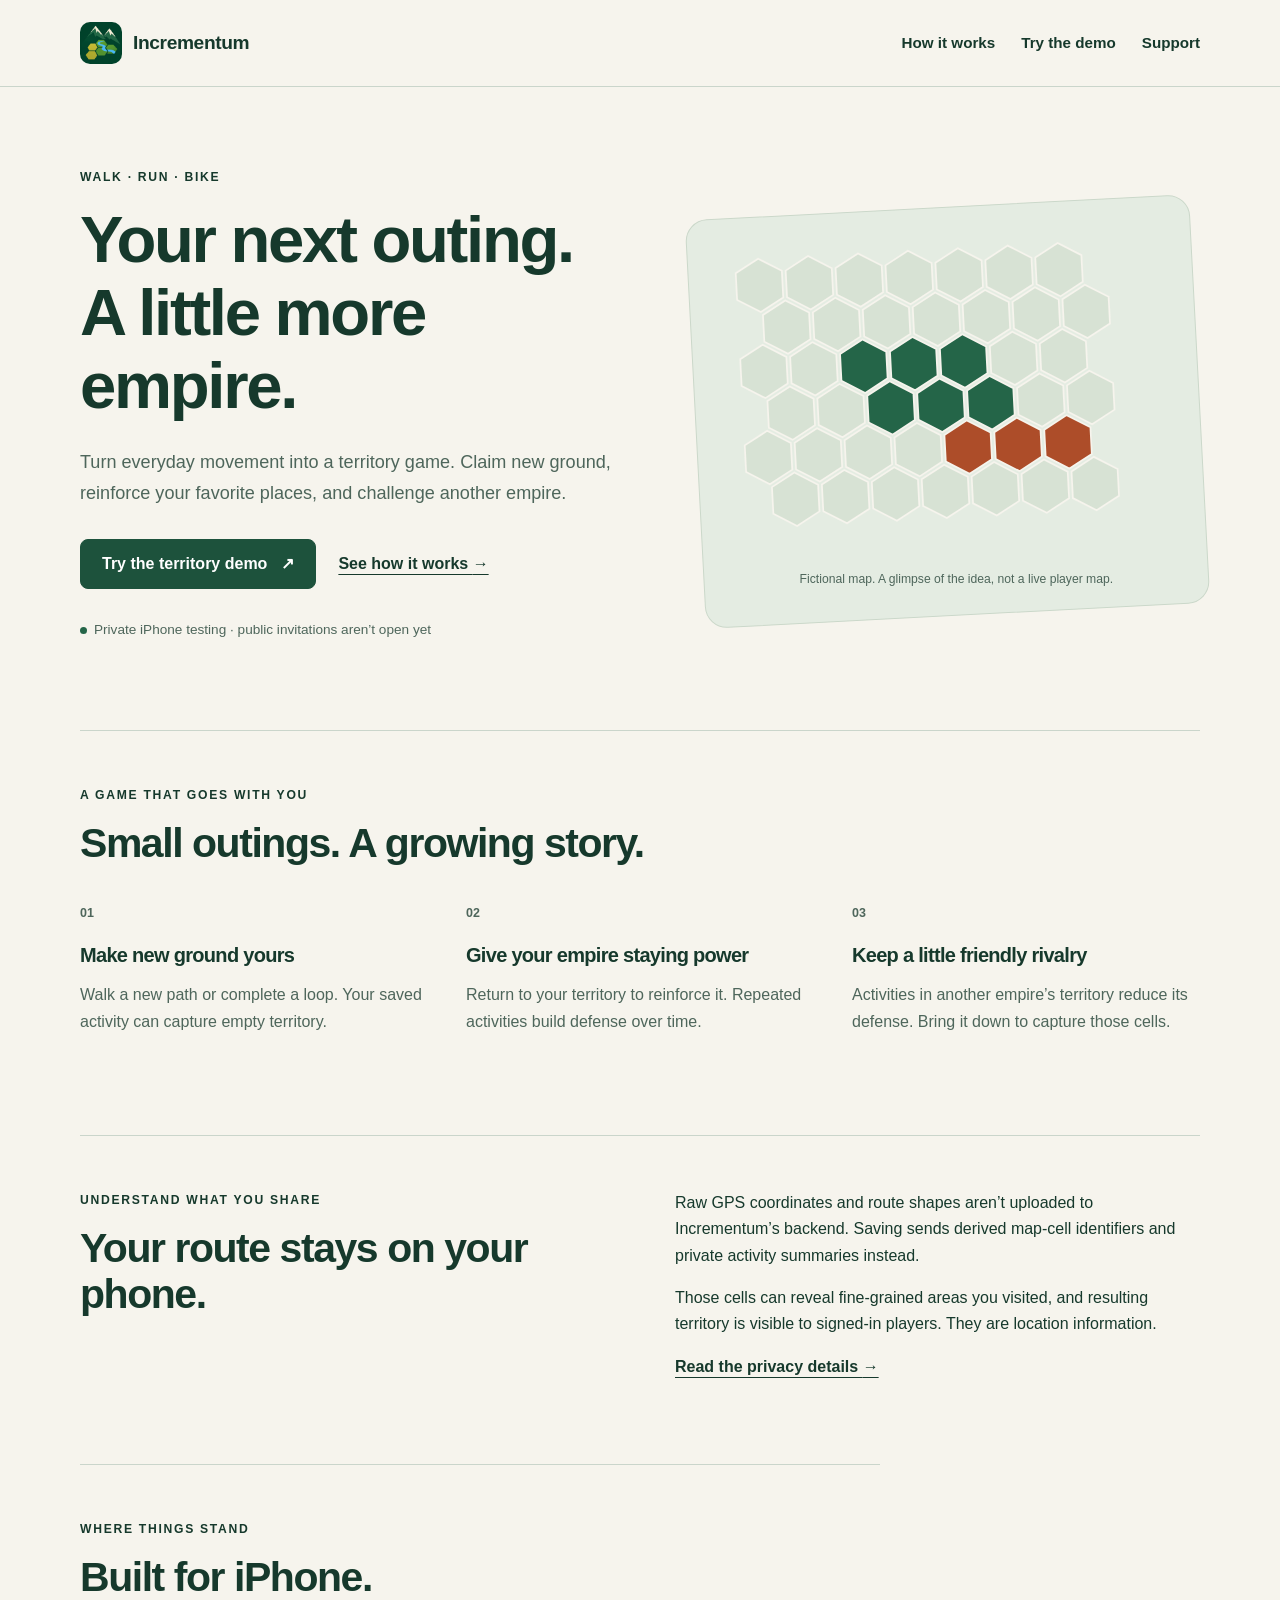
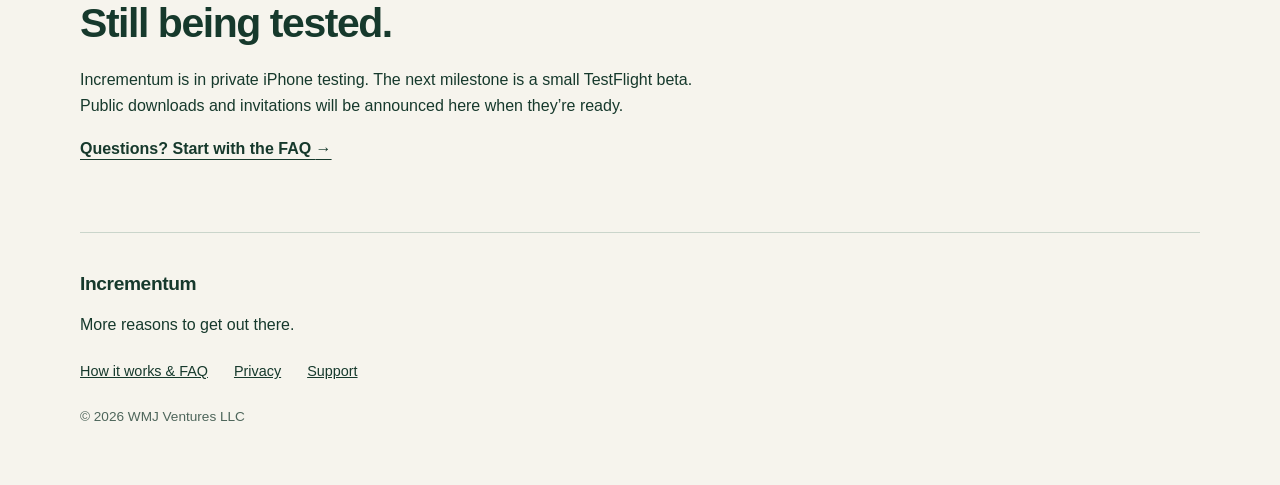
<file: index.html>
<!doctype html>
<html lang="en"><head>
<meta charset="utf-8">
<meta name="viewport" content="width=device-width, initial-scale=1">
<title>Incrementum — turn movement into territory</title>
<meta name="description" content="Turn walks, runs and bike rides into territory. Explore Incrementum's game, try a fictional-map demo and follow private iPhone beta progress.">
<link rel="canonical" href="https://incrementumapp.com/">
<link rel="icon" type="image/png" href="/assets/incrementum-icon.png">
<meta property="og:type" content="website">
<meta property="og:site_name" content="Incrementum">
<meta property="og:title" content="Incrementum — turn movement into territory">
<meta property="og:description" content="Turn walks, runs and bike rides into territory. Explore Incrementum's game, try a fictional-map demo and follow private iPhone beta progress.">
<meta property="og:url" content="https://incrementumapp.com/">
<meta property="og:image" content="https://incrementumapp.com/assets/incrementum-share.png">
<meta property="og:image:type" content="image/png">
<meta property="og:image:width" content="1200">
<meta property="og:image:height" content="630">
<meta property="og:image:alt" content="Incrementum territory game illustrated on a fictional hex map.">
<meta name="twitter:card" content="summary_large_image">
<meta name="twitter:image:alt" content="Incrementum territory game illustrated on a fictional hex map.">
<link rel="stylesheet" href="/site.css">
</head><body>
<a class="skip" href="#main">Skip to content</a>
<header class="site-header"><nav class="site-nav" aria-label="Main navigation"><a class="wordmark" href="/"><img src="/assets/incrementum-icon.png" width="42" height="42" alt="">Incrementum</a><div class="nav-links"><a href="/how-it-works">How it works</a><a href="/demo">Try the demo</a><a href="/support.html">Support</a></div></nav></header>
<main id="main" tabindex="-1">
<section class="hero"><div class="hero-copy"><p class="eyebrow">WALK · RUN · BIKE</p><h1>Your next outing.<br>A little more empire.</h1><p class="lede">Turn everyday movement into a territory game. Claim new ground, reinforce your favorite places, and challenge another empire.</p><div class="actions"><a class="button" href="/demo">Try the territory demo <span aria-hidden="true">↗</span></a><a class="text-link" href="/how-it-works">See how it works <span aria-hidden="true">→</span></a></div><p class="beta-label"><span class="status-dot" aria-hidden="true"></span>Private iPhone testing · public invitations aren’t open yet</p></div><figure class="hero-map"><svg viewBox="0 0 560 400" role="img" aria-labelledby="map-title map-desc"><title id="map-title">An illustration of two empires</title><desc id="map-desc">Green and orange territory on a fictional hex map. No real locations or players are shown.</desc><polygon points="96.8,44.5 96.8,75.5 70.0,91.0 43.2,75.5 43.2,44.5 70.0,29.0" class="map-empty"/>
<polygon points="154.8,44.5 154.8,75.5 128.0,91.0 101.2,75.5 101.2,44.5 128.0,29.0" class="map-empty"/>
<polygon points="212.8,44.5 212.8,75.5 186.0,91.0 159.2,75.5 159.2,44.5 186.0,29.0" class="map-empty"/>
<polygon points="270.8,44.5 270.8,75.5 244.0,91.0 217.2,75.5 217.2,44.5 244.0,29.0" class="map-empty"/>
<polygon points="328.8,44.5 328.8,75.5 302.0,91.0 275.2,75.5 275.2,44.5 302.0,29.0" class="map-empty"/>
<polygon points="386.8,44.5 386.8,75.5 360.0,91.0 333.2,75.5 333.2,44.5 360.0,29.0" class="map-empty"/>
<polygon points="444.8,44.5 444.8,75.5 418.0,91.0 391.2,75.5 391.2,44.5 418.0,29.0" class="map-empty"/>
<polygon points="125.8,94.5 125.8,125.5 99.0,141.0 72.2,125.5 72.2,94.5 99.0,79.0" class="map-empty"/>
<polygon points="183.8,94.5 183.8,125.5 157.0,141.0 130.2,125.5 130.2,94.5 157.0,79.0" class="map-empty"/>
<polygon points="241.8,94.5 241.8,125.5 215.0,141.0 188.2,125.5 188.2,94.5 215.0,79.0" class="map-empty"/>
<polygon points="299.8,94.5 299.8,125.5 273.0,141.0 246.2,125.5 246.2,94.5 273.0,79.0" class="map-empty"/>
<polygon points="357.8,94.5 357.8,125.5 331.0,141.0 304.2,125.5 304.2,94.5 331.0,79.0" class="map-empty"/>
<polygon points="415.8,94.5 415.8,125.5 389.0,141.0 362.2,125.5 362.2,94.5 389.0,79.0" class="map-empty"/>
<polygon points="473.8,94.5 473.8,125.5 447.0,141.0 420.2,125.5 420.2,94.5 447.0,79.0" class="map-empty"/>
<polygon points="96.8,144.5 96.8,175.5 70.0,191.0 43.2,175.5 43.2,144.5 70.0,129.0" class="map-empty"/>
<polygon points="154.8,144.5 154.8,175.5 128.0,191.0 101.2,175.5 101.2,144.5 128.0,129.0" class="map-empty"/>
<polygon points="212.8,144.5 212.8,175.5 186.0,191.0 159.2,175.5 159.2,144.5 186.0,129.0" class="map-own"/>
<polygon points="270.8,144.5 270.8,175.5 244.0,191.0 217.2,175.5 217.2,144.5 244.0,129.0" class="map-own"/>
<polygon points="328.8,144.5 328.8,175.5 302.0,191.0 275.2,175.5 275.2,144.5 302.0,129.0" class="map-own"/>
<polygon points="386.8,144.5 386.8,175.5 360.0,191.0 333.2,175.5 333.2,144.5 360.0,129.0" class="map-empty"/>
<polygon points="444.8,144.5 444.8,175.5 418.0,191.0 391.2,175.5 391.2,144.5 418.0,129.0" class="map-empty"/>
<polygon points="125.8,194.5 125.8,225.5 99.0,241.0 72.2,225.5 72.2,194.5 99.0,179.0" class="map-empty"/>
<polygon points="183.8,194.5 183.8,225.5 157.0,241.0 130.2,225.5 130.2,194.5 157.0,179.0" class="map-empty"/>
<polygon points="241.8,194.5 241.8,225.5 215.0,241.0 188.2,225.5 188.2,194.5 215.0,179.0" class="map-own"/>
<polygon points="299.8,194.5 299.8,225.5 273.0,241.0 246.2,225.5 246.2,194.5 273.0,179.0" class="map-own"/>
<polygon points="357.8,194.5 357.8,225.5 331.0,241.0 304.2,225.5 304.2,194.5 331.0,179.0" class="map-own"/>
<polygon points="415.8,194.5 415.8,225.5 389.0,241.0 362.2,225.5 362.2,194.5 389.0,179.0" class="map-empty"/>
<polygon points="473.8,194.5 473.8,225.5 447.0,241.0 420.2,225.5 420.2,194.5 447.0,179.0" class="map-empty"/>
<polygon points="96.8,244.5 96.8,275.5 70.0,291.0 43.2,275.5 43.2,244.5 70.0,229.0" class="map-empty"/>
<polygon points="154.8,244.5 154.8,275.5 128.0,291.0 101.2,275.5 101.2,244.5 128.0,229.0" class="map-empty"/>
<polygon points="212.8,244.5 212.8,275.5 186.0,291.0 159.2,275.5 159.2,244.5 186.0,229.0" class="map-empty"/>
<polygon points="270.8,244.5 270.8,275.5 244.0,291.0 217.2,275.5 217.2,244.5 244.0,229.0" class="map-empty"/>
<polygon points="328.8,244.5 328.8,275.5 302.0,291.0 275.2,275.5 275.2,244.5 302.0,229.0" class="map-rival"/>
<polygon points="386.8,244.5 386.8,275.5 360.0,291.0 333.2,275.5 333.2,244.5 360.0,229.0" class="map-rival"/>
<polygon points="444.8,244.5 444.8,275.5 418.0,291.0 391.2,275.5 391.2,244.5 418.0,229.0" class="map-rival"/>
<polygon points="125.8,294.5 125.8,325.5 99.0,341.0 72.2,325.5 72.2,294.5 99.0,279.0" class="map-empty"/>
<polygon points="183.8,294.5 183.8,325.5 157.0,341.0 130.2,325.5 130.2,294.5 157.0,279.0" class="map-empty"/>
<polygon points="241.8,294.5 241.8,325.5 215.0,341.0 188.2,325.5 188.2,294.5 215.0,279.0" class="map-empty"/>
<polygon points="299.8,294.5 299.8,325.5 273.0,341.0 246.2,325.5 246.2,294.5 273.0,279.0" class="map-empty"/>
<polygon points="357.8,294.5 357.8,325.5 331.0,341.0 304.2,325.5 304.2,294.5 331.0,279.0" class="map-empty"/>
<polygon points="415.8,294.5 415.8,325.5 389.0,341.0 362.2,325.5 362.2,294.5 389.0,279.0" class="map-empty"/>
<polygon points="473.8,294.5 473.8,325.5 447.0,341.0 420.2,325.5 420.2,294.5 447.0,279.0" class="map-empty"/>
</svg><figcaption>Fictional map. A glimpse of the idea, not a live player map.</figcaption></figure></section>
<section class="section"><div class="section-heading"><p class="eyebrow">A GAME THAT GOES WITH YOU</p><h2>Small outings. A growing story.</h2></div><div class="feature-grid"><article class="feature"><span class="feature-number">01</span><h3>Make new ground yours</h3><p>Walk a new path or complete a loop. Your saved activity can capture empty territory.</p></article><article class="feature"><span class="feature-number">02</span><h3>Give your empire staying power</h3><p>Return to your territory to reinforce it. Repeated activities build defense over time.</p></article><article class="feature"><span class="feature-number">03</span><h3>Keep a little friendly rivalry</h3><p>Activities in another empire’s territory reduce its defense. Bring it down to capture those cells.</p></article></div></section>
<section class="privacy-panel section"><div><p class="eyebrow">UNDERSTAND WHAT YOU SHARE</p><h2>Your route stays on your phone.</h2></div><div><p>Raw GPS coordinates and route shapes aren’t uploaded to Incrementum’s backend. Saving sends derived map-cell identifiers and private activity summaries instead.</p><p>Those cells can reveal fine-grained areas you visited, and resulting territory is visible to signed-in players. They are location information.</p><a class="text-link" href="/privacy.html">Read the privacy details <span aria-hidden="true">→</span></a></div></section>
<section class="beta-panel section"><p class="eyebrow">WHERE THINGS STAND</p><h2>Built for iPhone.<br>Still being tested.</h2><p>Incrementum is in private iPhone testing. The next milestone is a small TestFlight beta. Public downloads and invitations will be announced here when they’re ready.</p><a class="text-link" href="/how-it-works#faq">Questions? Start with the FAQ <span aria-hidden="true">→</span></a></section>
</main>
<footer class="site-footer"><a class="wordmark" href="/">Incrementum</a><p>More reasons to get out there.</p><div class="footer-links"><a href="/how-it-works">How it works &amp; FAQ</a><a href="/privacy.html">Privacy</a><a href="/support.html">Support</a></div><p class="fine">© 2026 WMJ Ventures LLC</p></footer>
</body></html>
</file>
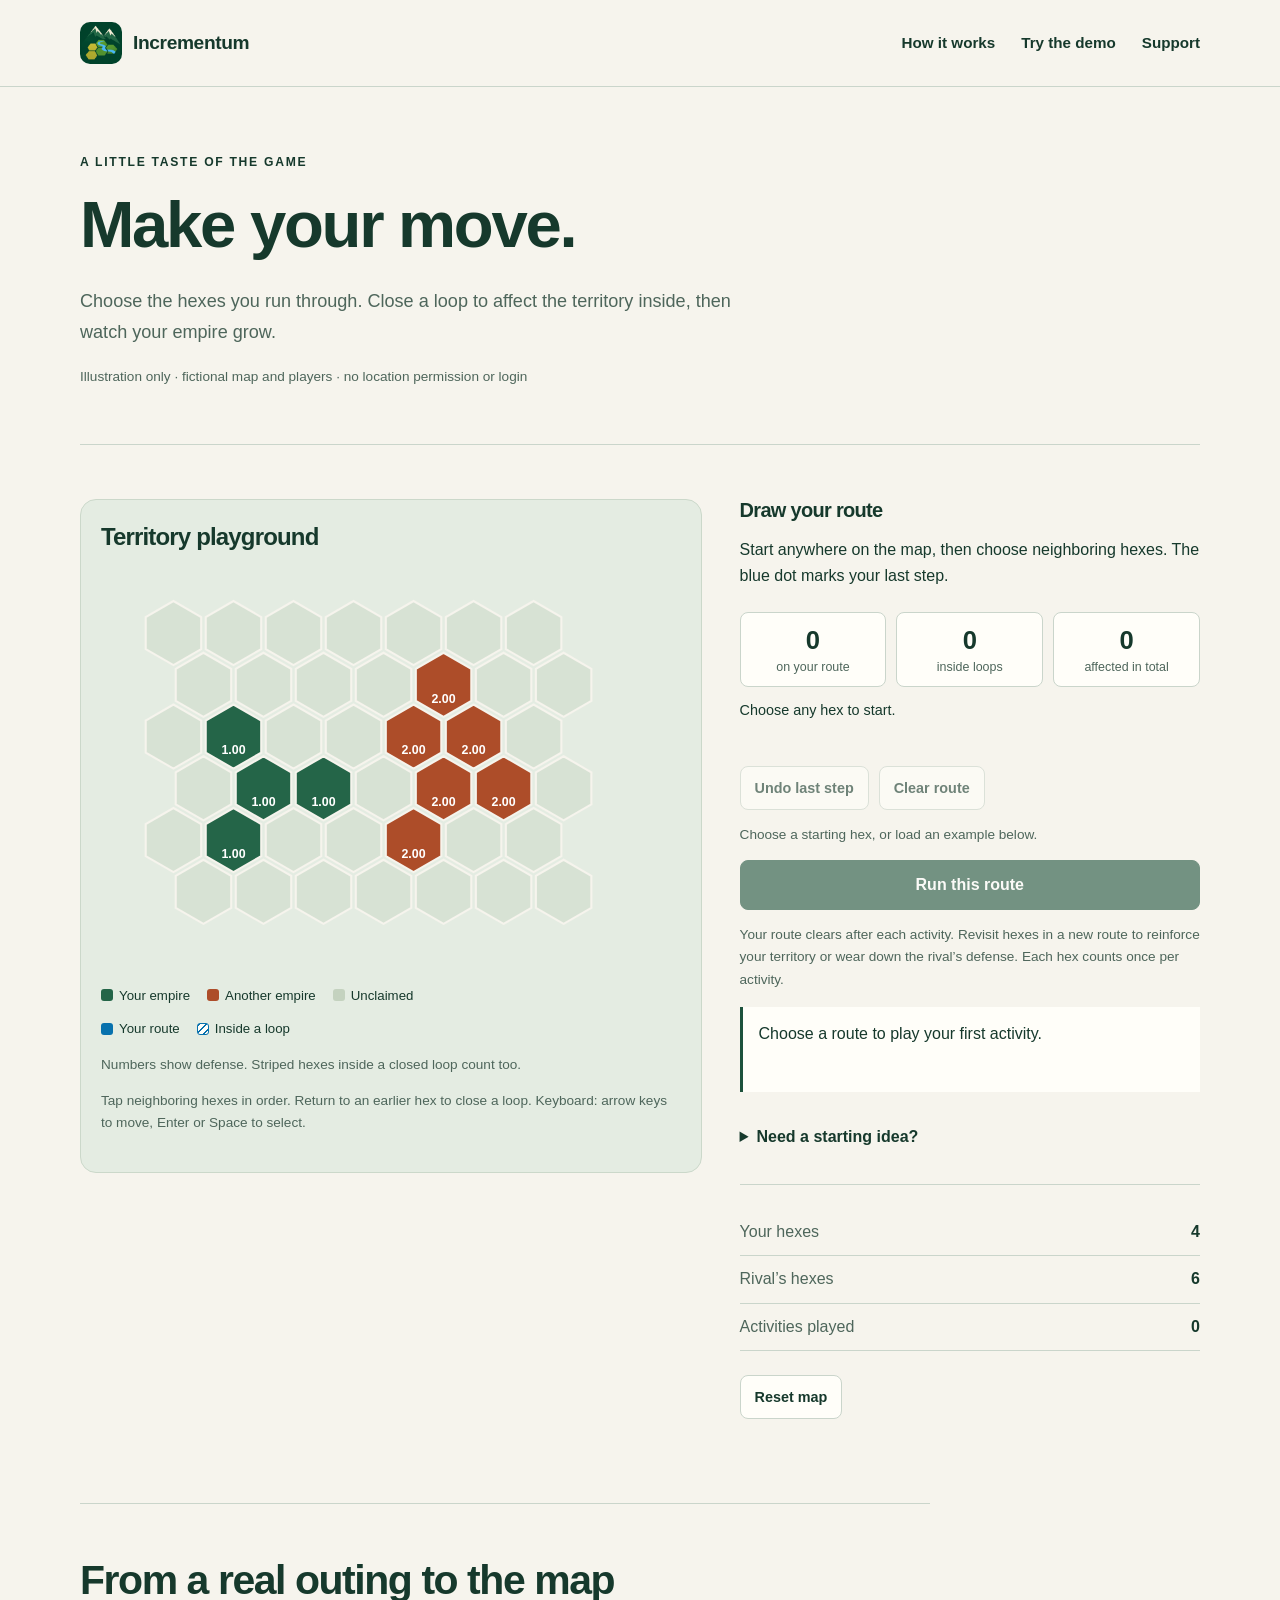
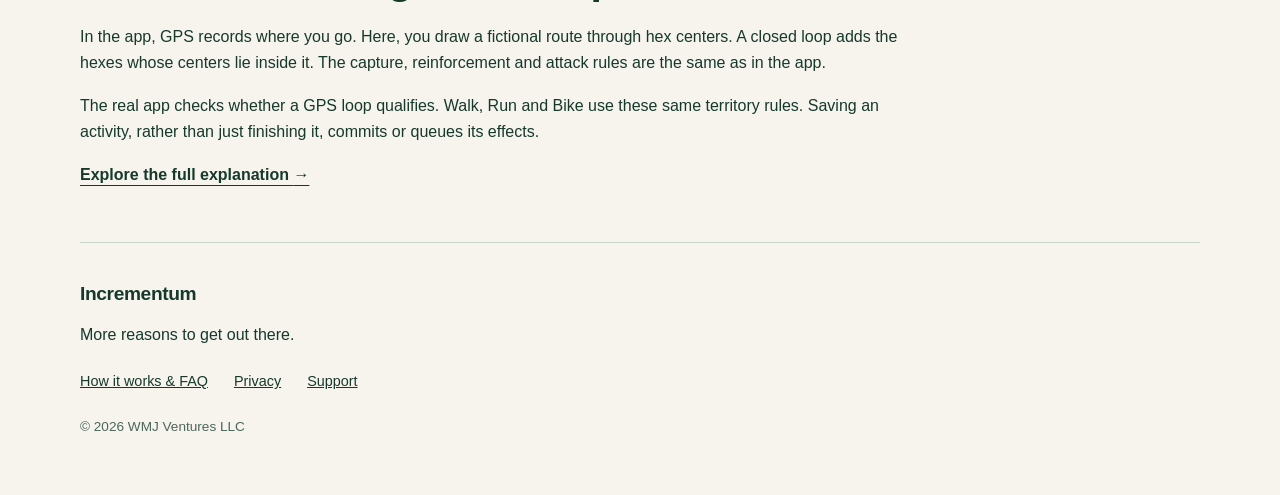
<file: demo.html>
<!doctype html>
<html lang="en"><head>
<meta charset="utf-8">
<meta name="viewport" content="width=device-width, initial-scale=1">
<title>Try Incrementum’s territory demo</title>
<meta name="description" content="Draw a route, close a loop and try capture, reinforcement and contest on a fictional hex map. Incrementum's browser demo needs no login or location permission.">
<link rel="canonical" href="https://incrementumapp.com/demo">
<link rel="icon" type="image/png" href="/assets/incrementum-icon.png">
<meta property="og:type" content="website">
<meta property="og:site_name" content="Incrementum">
<meta property="og:title" content="Try Incrementum’s territory demo">
<meta property="og:description" content="Draw a route, close a loop and try capture, reinforcement and contest on a fictional hex map. Incrementum's browser demo needs no login or location permission.">
<meta property="og:url" content="https://incrementumapp.com/demo">
<meta property="og:image" content="https://incrementumapp.com/assets/incrementum-share.png">
<meta property="og:image:type" content="image/png">
<meta property="og:image:width" content="1200">
<meta property="og:image:height" content="630">
<meta property="og:image:alt" content="Incrementum territory game illustrated on a fictional hex map.">
<meta name="twitter:card" content="summary_large_image">
<meta name="twitter:image:alt" content="Incrementum territory game illustrated on a fictional hex map.">
<link rel="stylesheet" href="/site.css">
<script type="module" src="/territory-demo.mjs"></script>
</head><body>
<a class="skip" href="#main">Skip to content</a>
<header class="site-header"><nav class="site-nav" aria-label="Main navigation"><a class="wordmark" href="/"><img src="/assets/incrementum-icon.png" width="42" height="42" alt="">Incrementum</a><div class="nav-links"><a href="/how-it-works">How it works</a><a href="/demo">Try the demo</a><a href="/support.html">Support</a></div></nav></header>
<main id="main" tabindex="-1">
<section class="page-heading"><p class="eyebrow">A LITTLE TASTE OF THE GAME</p><h1>Make your move.</h1><p class="lede">Choose the hexes you run through. Close a loop to affect the territory inside, then watch your empire grow.</p><p class="fine">Illustration only · fictional map and players · no location permission or login</p></section>
<section class="demo-layout section" aria-labelledby="demo-heading"><div class="demo-map-panel"><h2 id="demo-heading">Territory playground</h2><svg id="demo-map" viewBox="0 0 560 400" role="img" aria-labelledby="demo-map-title demo-map-desc"><title id="demo-map-title">Fictional territory map</title><desc id="demo-map-desc">The accompanying example and result describe changes to the fictional cells.</desc><polygon points="96.8,44.5 96.8,75.5 70.0,91.0 43.2,75.5 43.2,44.5 70.0,29.0" class="map-empty"/>
<polygon points="154.8,44.5 154.8,75.5 128.0,91.0 101.2,75.5 101.2,44.5 128.0,29.0" class="map-empty"/>
<polygon points="212.8,44.5 212.8,75.5 186.0,91.0 159.2,75.5 159.2,44.5 186.0,29.0" class="map-empty"/>
<polygon points="270.8,44.5 270.8,75.5 244.0,91.0 217.2,75.5 217.2,44.5 244.0,29.0" class="map-empty"/>
<polygon points="328.8,44.5 328.8,75.5 302.0,91.0 275.2,75.5 275.2,44.5 302.0,29.0" class="map-empty"/>
<polygon points="386.8,44.5 386.8,75.5 360.0,91.0 333.2,75.5 333.2,44.5 360.0,29.0" class="map-empty"/>
<polygon points="444.8,44.5 444.8,75.5 418.0,91.0 391.2,75.5 391.2,44.5 418.0,29.0" class="map-empty"/>
<polygon points="125.8,94.5 125.8,125.5 99.0,141.0 72.2,125.5 72.2,94.5 99.0,79.0" class="map-empty"/>
<polygon points="183.8,94.5 183.8,125.5 157.0,141.0 130.2,125.5 130.2,94.5 157.0,79.0" class="map-empty"/>
<polygon points="241.8,94.5 241.8,125.5 215.0,141.0 188.2,125.5 188.2,94.5 215.0,79.0" class="map-empty"/>
<polygon points="299.8,94.5 299.8,125.5 273.0,141.0 246.2,125.5 246.2,94.5 273.0,79.0" class="map-empty"/>
<polygon points="357.8,94.5 357.8,125.5 331.0,141.0 304.2,125.5 304.2,94.5 331.0,79.0" class="map-empty"/>
<polygon points="415.8,94.5 415.8,125.5 389.0,141.0 362.2,125.5 362.2,94.5 389.0,79.0" class="map-empty"/>
<polygon points="473.8,94.5 473.8,125.5 447.0,141.0 420.2,125.5 420.2,94.5 447.0,79.0" class="map-empty"/>
<polygon points="96.8,144.5 96.8,175.5 70.0,191.0 43.2,175.5 43.2,144.5 70.0,129.0" class="map-empty"/>
<polygon points="154.8,144.5 154.8,175.5 128.0,191.0 101.2,175.5 101.2,144.5 128.0,129.0" class="map-empty"/>
<polygon points="212.8,144.5 212.8,175.5 186.0,191.0 159.2,175.5 159.2,144.5 186.0,129.0" class="map-own"/>
<polygon points="270.8,144.5 270.8,175.5 244.0,191.0 217.2,175.5 217.2,144.5 244.0,129.0" class="map-own"/>
<polygon points="328.8,144.5 328.8,175.5 302.0,191.0 275.2,175.5 275.2,144.5 302.0,129.0" class="map-own"/>
<polygon points="386.8,144.5 386.8,175.5 360.0,191.0 333.2,175.5 333.2,144.5 360.0,129.0" class="map-empty"/>
<polygon points="444.8,144.5 444.8,175.5 418.0,191.0 391.2,175.5 391.2,144.5 418.0,129.0" class="map-empty"/>
<polygon points="125.8,194.5 125.8,225.5 99.0,241.0 72.2,225.5 72.2,194.5 99.0,179.0" class="map-empty"/>
<polygon points="183.8,194.5 183.8,225.5 157.0,241.0 130.2,225.5 130.2,194.5 157.0,179.0" class="map-empty"/>
<polygon points="241.8,194.5 241.8,225.5 215.0,241.0 188.2,225.5 188.2,194.5 215.0,179.0" class="map-own"/>
<polygon points="299.8,194.5 299.8,225.5 273.0,241.0 246.2,225.5 246.2,194.5 273.0,179.0" class="map-own"/>
<polygon points="357.8,194.5 357.8,225.5 331.0,241.0 304.2,225.5 304.2,194.5 331.0,179.0" class="map-own"/>
<polygon points="415.8,194.5 415.8,225.5 389.0,241.0 362.2,225.5 362.2,194.5 389.0,179.0" class="map-empty"/>
<polygon points="473.8,194.5 473.8,225.5 447.0,241.0 420.2,225.5 420.2,194.5 447.0,179.0" class="map-empty"/>
<polygon points="96.8,244.5 96.8,275.5 70.0,291.0 43.2,275.5 43.2,244.5 70.0,229.0" class="map-empty"/>
<polygon points="154.8,244.5 154.8,275.5 128.0,291.0 101.2,275.5 101.2,244.5 128.0,229.0" class="map-empty"/>
<polygon points="212.8,244.5 212.8,275.5 186.0,291.0 159.2,275.5 159.2,244.5 186.0,229.0" class="map-empty"/>
<polygon points="270.8,244.5 270.8,275.5 244.0,291.0 217.2,275.5 217.2,244.5 244.0,229.0" class="map-empty"/>
<polygon points="328.8,244.5 328.8,275.5 302.0,291.0 275.2,275.5 275.2,244.5 302.0,229.0" class="map-rival"/>
<polygon points="386.8,244.5 386.8,275.5 360.0,291.0 333.2,275.5 333.2,244.5 360.0,229.0" class="map-rival"/>
<polygon points="444.8,244.5 444.8,275.5 418.0,291.0 391.2,275.5 391.2,244.5 418.0,229.0" class="map-rival"/>
<polygon points="125.8,294.5 125.8,325.5 99.0,341.0 72.2,325.5 72.2,294.5 99.0,279.0" class="map-empty"/>
<polygon points="183.8,294.5 183.8,325.5 157.0,341.0 130.2,325.5 130.2,294.5 157.0,279.0" class="map-empty"/>
<polygon points="241.8,294.5 241.8,325.5 215.0,341.0 188.2,325.5 188.2,294.5 215.0,279.0" class="map-empty"/>
<polygon points="299.8,294.5 299.8,325.5 273.0,341.0 246.2,325.5 246.2,294.5 273.0,279.0" class="map-empty"/>
<polygon points="357.8,294.5 357.8,325.5 331.0,341.0 304.2,325.5 304.2,294.5 331.0,279.0" class="map-empty"/>
<polygon points="415.8,294.5 415.8,325.5 389.0,341.0 362.2,325.5 362.2,294.5 389.0,279.0" class="map-empty"/>
<polygon points="473.8,294.5 473.8,325.5 447.0,341.0 420.2,325.5 420.2,294.5 447.0,279.0" class="map-empty"/>
</svg><div class="legend"><span><i class="swatch own" aria-hidden="true"></i>Your empire</span><span><i class="swatch rival" aria-hidden="true"></i>Another empire</span><span><i class="swatch empty" aria-hidden="true"></i>Unclaimed</span></div><div id="route-legend" class="legend route-legend" hidden><span><i class="swatch route-swatch" aria-hidden="true"></i>Your route</span><span><i class="swatch loop-swatch" aria-hidden="true"></i>Inside a loop</span></div><p class="fine">Numbers show defense. Striped hexes inside a closed loop count too.</p><p id="map-instructions" class="fine" hidden>Tap neighboring hexes in order. Return to an earlier hex to close a loop. Keyboard: arrow keys to move, Enter or Space to select.</p></div><div class="demo-controls"><div id="interactive-controls" hidden>
<h3>Draw your route</h3><p>Start anywhere on the map, then choose neighboring hexes. The blue dot marks your last step.</p>
<div class="route-counts" aria-label="Hexes affected by this route"><div><strong id="route-count">0</strong><span>on your route</span></div><div><strong id="loop-count">0</strong><span>inside loops</span></div><div><strong id="affected-count">0</strong><span>affected in total</span></div></div>
<p id="route-feedback" class="route-feedback" role="status" aria-live="polite" aria-atomic="true">Choose any hex to start.</p>
<div class="route-edit"><button class="secondary-button" id="undo-route" type="button" disabled>Undo last step</button><button class="secondary-button" id="clear-route" type="button" disabled>Clear route</button></div>
<p id="route-preview" class="fine"></p>
<button class="button run-route" id="play-activity" type="button" disabled>Run this route</button>
<p class="fine">Your route clears after each activity. Revisit hexes in a new route to reinforce your territory or wear down the rival’s defense. Each hex counts once per activity.</p>
<p id="demo-result" class="result" role="status" aria-live="polite" aria-atomic="true">Choose a route to play your first activity.</p>
<details class="route-examples"><summary>Need a starting idea?</summary><p>Load a route, then edit it or run it. Your territory stays as it is.</p><div class="route-edit"><button class="secondary-button" data-example="path" type="button">Try a path</button><button class="secondary-button" data-example="loop" type="button">Try a loop</button></div></details>
<dl class="demo-metrics"><div><dt>Your hexes</dt><dd id="owned-count">4</dd></div><div><dt>Rival’s hexes</dt><dd id="rival-count">6</dd></div><div><dt>Activities played</dt><dd id="activity-count">0</dd></div></dl>
<button class="secondary-button" id="reset-demo" type="button">Reset map</button>
</div><div id="static-explainer"><h3>Explore, return, surround</h3><p>Your route captures empty hexes, reinforces your own and reduces a rival’s defense. Closing a loop affects the hexes inside too, using those same rules.</p><p>Enable JavaScript to draw a route and play the demo. The illustration and <a href="/how-it-works">game explanation</a> are available without it.</p></div></div></section>
<section class="section demo-note"><h2>From a real outing to the map</h2><p>In the app, GPS records where you go. Here, you draw a fictional route through hex centers. A closed loop adds the hexes whose centers lie inside it. The capture, reinforcement and attack rules are the same as in the app.</p><p>The real app checks whether a GPS loop qualifies. Walk, Run and Bike use these same territory rules. Saving an activity, rather than just finishing it, commits or queues its effects.</p><a class="text-link" href="/how-it-works">Explore the full explanation <span aria-hidden="true">→</span></a></section>
</main>
<footer class="site-footer"><a class="wordmark" href="/">Incrementum</a><p>More reasons to get out there.</p><div class="footer-links"><a href="/how-it-works">How it works &amp; FAQ</a><a href="/privacy.html">Privacy</a><a href="/support.html">Support</a></div><p class="fine">© 2026 WMJ Ventures LLC</p></footer>
</body></html>
</file>
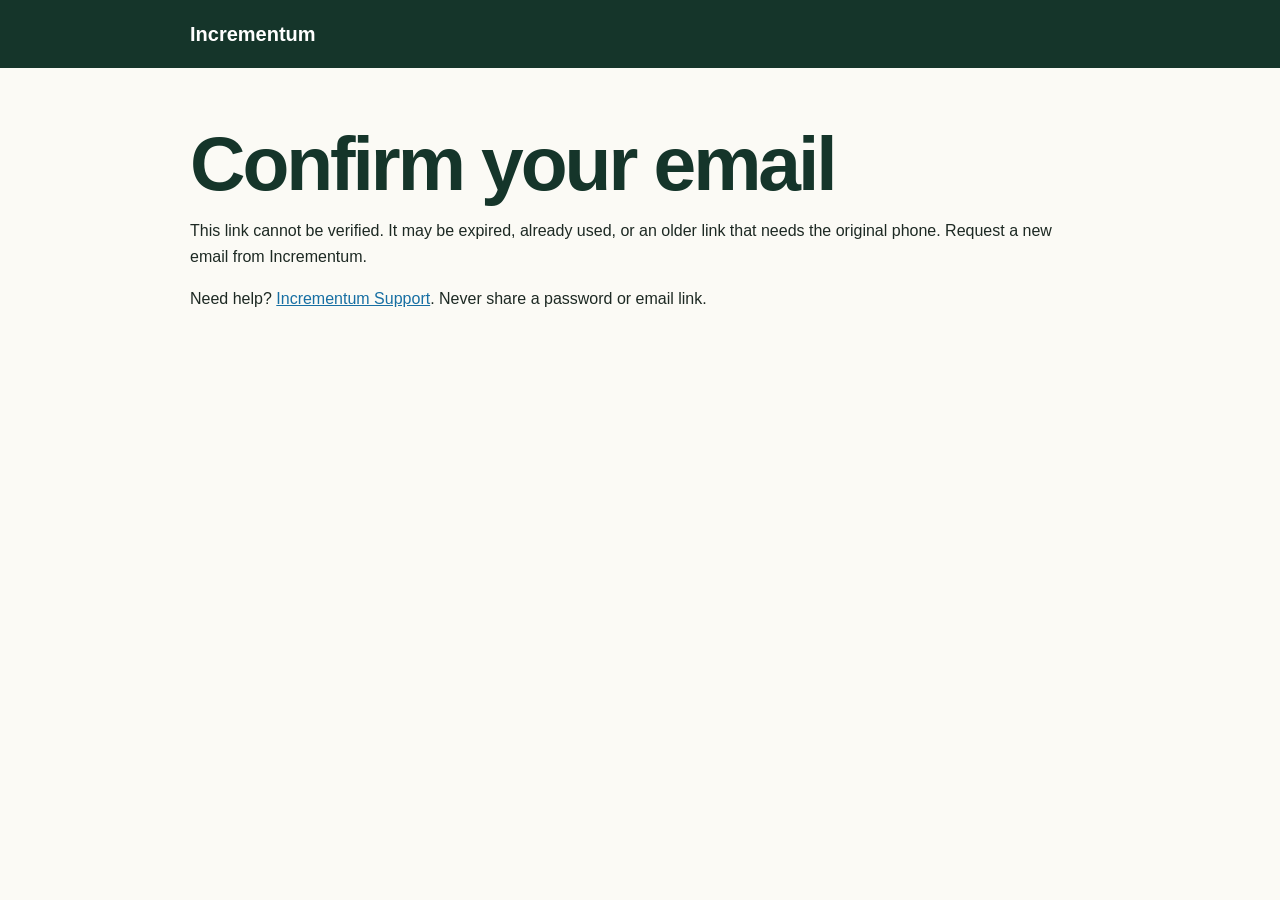
<file: email-confirmed.html>
<!doctype html>
<html lang="en"><head>
<meta charset="utf-8"><meta name="viewport" content="width=device-width, initial-scale=1">
<meta name="referrer" content="no-referrer"><meta name="robots" content="noindex,nofollow">
<title>Confirm your email · Incrementum</title><link rel="stylesheet" href="/styles.css">
<script type="module" src="/auth-page.mjs"></script>
</head><body data-purpose="signup">
<header><nav class="nav"><a class="brand" href="/">Incrementum</a></nav></header>
<main><h1>Confirm your email</h1><p id="message" role="status" aria-live="polite">Continue to verify this email link. Opening this page alone does not confirm or reset your account.</p>
<button id="verify" type="button">Confirm email</button>
<form id="password-form" hidden></form>
<button id="cancel" type="button">Cancel</button>
<noscript>Enable JavaScript to verify this link, or return to Incrementum to request another email.</noscript>
<p>Need help? <a href="/support.html">Incrementum Support</a>. Never share a password or email link.</p>
</main></body></html>
</file>
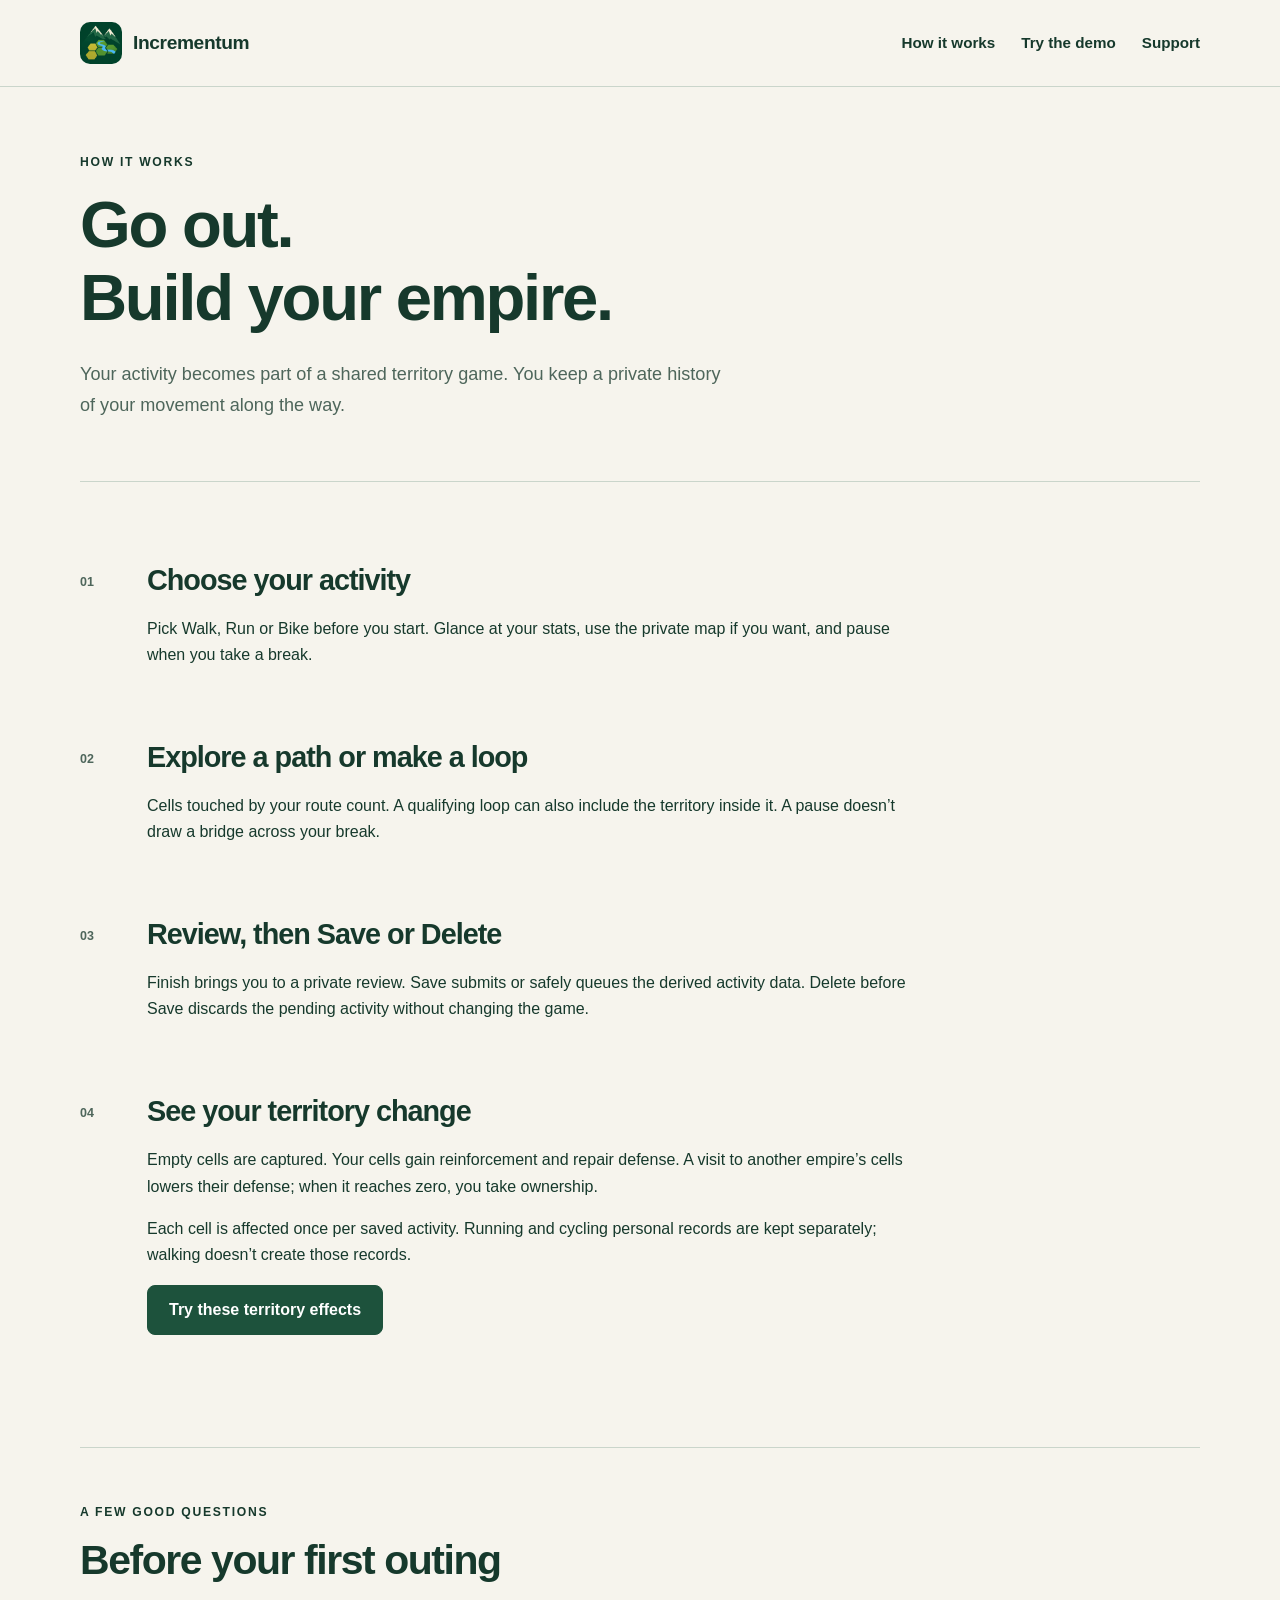
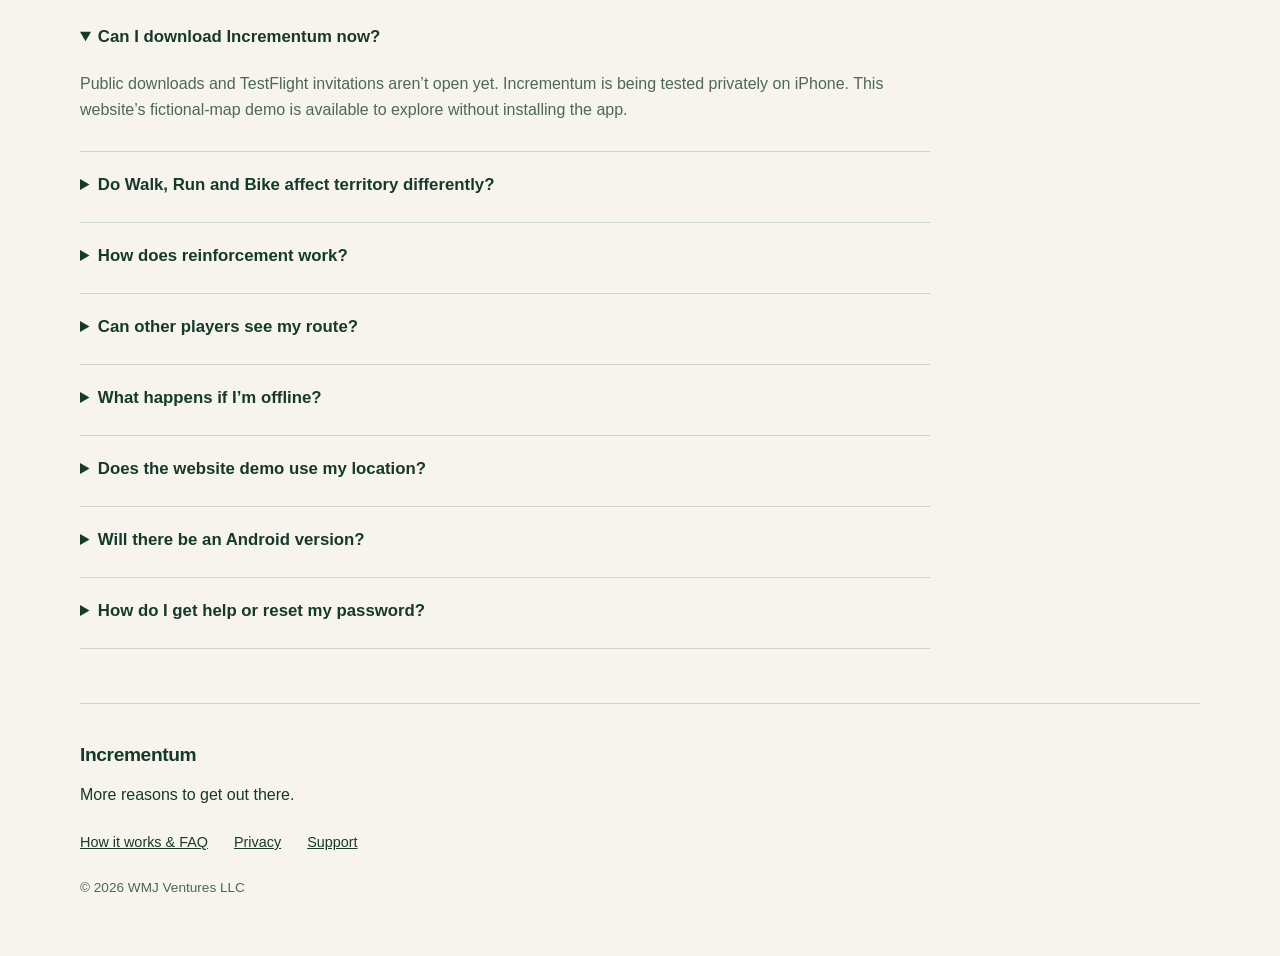
<file: how-it-works.html>
<!doctype html>
<html lang="en"><head>
<meta charset="utf-8">
<meta name="viewport" content="width=device-width, initial-scale=1">
<title>How Incrementum works — territory game and FAQ</title>
<meta name="description" content="Learn how walks, runs and bike rides capture and reinforce territory in Incrementum, what Save does, and how location data is handled.">
<link rel="canonical" href="https://incrementumapp.com/how-it-works">
<link rel="icon" type="image/png" href="/assets/incrementum-icon.png">
<meta property="og:type" content="website">
<meta property="og:site_name" content="Incrementum">
<meta property="og:title" content="How Incrementum works — territory game and FAQ">
<meta property="og:description" content="Learn how walks, runs and bike rides capture and reinforce territory in Incrementum, what Save does, and how location data is handled.">
<meta property="og:url" content="https://incrementumapp.com/how-it-works">
<meta property="og:image" content="https://incrementumapp.com/assets/incrementum-share.png">
<meta property="og:image:type" content="image/png">
<meta property="og:image:width" content="1200">
<meta property="og:image:height" content="630">
<meta property="og:image:alt" content="Incrementum territory game illustrated on a fictional hex map.">
<meta name="twitter:card" content="summary_large_image">
<meta name="twitter:image:alt" content="Incrementum territory game illustrated on a fictional hex map.">
<link rel="stylesheet" href="/site.css">
</head><body>
<a class="skip" href="#main">Skip to content</a>
<header class="site-header"><nav class="site-nav" aria-label="Main navigation"><a class="wordmark" href="/"><img src="/assets/incrementum-icon.png" width="42" height="42" alt="">Incrementum</a><div class="nav-links"><a href="/how-it-works">How it works</a><a href="/demo">Try the demo</a><a href="/support.html">Support</a></div></nav></header>
<main id="main" tabindex="-1">
<section class="page-heading"><p class="eyebrow">HOW IT WORKS</p><h1>Go out.<br>Build your empire.</h1><p class="lede">Your activity becomes part of a shared territory game. You keep a private history of your movement along the way.</p></section>
<section class="section steps"><article><span class="feature-number">01</span><div><h2>Choose your activity</h2><p>Pick Walk, Run or Bike before you start. Glance at your stats, use the private map if you want, and pause when you take a break.</p></div></article><article><span class="feature-number">02</span><div><h2>Explore a path or make a loop</h2><p>Cells touched by your route count. A qualifying loop can also include the territory inside it. A pause doesn’t draw a bridge across your break.</p></div></article><article><span class="feature-number">03</span><div><h2>Review, then Save or Delete</h2><p>Finish brings you to a private review. Save submits or safely queues the derived activity data. Delete before Save discards the pending activity without changing the game.</p></div></article><article><span class="feature-number">04</span><div><h2>See your territory change</h2><p>Empty cells are captured. Your cells gain reinforcement and repair defense. A visit to another empire’s cells lowers their defense; when it reaches zero, you take ownership.</p><p>Each cell is affected once per saved activity. Running and cycling personal records are kept separately; walking doesn’t create those records.</p><a class="button" href="/demo">Try these territory effects</a></div></article></section>
<section class="section" id="faq"><p class="eyebrow">A FEW GOOD QUESTIONS</p><h2>Before your first outing</h2><div class="faq">
<details open><summary>Can I download Incrementum now?</summary><p>Public downloads and TestFlight invitations aren’t open yet. Incrementum is being tested privately on iPhone. This website’s fictional-map demo is available to explore without installing the app.</p></details>
<details><summary>Do Walk, Run and Bike affect territory differently?</summary><p>They use the same territory rules. The activity type determines pace or speed displays and the relevant private records.</p></details>
<details><summary>How does reinforcement work?</summary><p>A newly captured cell starts with one reinforcement and one defense. Returning increases reinforcement; maximum defense grows with the square root of the reinforcement count. A visit also repairs lost defense, up to that new maximum.</p></details>
<details><summary>Can other players see my route?</summary><p>Raw coordinates and route shapes are not uploaded to Incrementum’s backend. Derived affected map cells are uploaded and can identify fine-grained visited areas. Resulting territory can be seen by signed-in players; your activity history and records are private to your account. <a href="/privacy.html">Read the full policy.</a></p></details>
<details><summary>What happens if I’m offline?</summary><p>Save can queue the derived activity data for later synchronization. Finish alone leaves an activity in review. During the beta, check the app’s queued or saved status before assuming synchronization is complete.</p></details>
<details><summary>Does the website demo use my location?</summary><p>No. Its cells, activities and players are fictional. It runs in your browser without a login or game-server connection. Reloading resets it.</p></details>
<details><summary>Will there be an Android version?</summary><p>Current development and private testing focus on iPhone. Android needs further platform work; there’s no Android release date to announce.</p></details>
<details><summary>How do I get help or reset my password?</summary><p>Use the password-reset option in Incrementum and follow the newest email. Never forward a reset link or password to support. The <a href="/support.html">support page</a> explains how to report a problem.</p></details>
</div></section>
</main>
<footer class="site-footer"><a class="wordmark" href="/">Incrementum</a><p>More reasons to get out there.</p><div class="footer-links"><a href="/how-it-works">How it works &amp; FAQ</a><a href="/privacy.html">Privacy</a><a href="/support.html">Support</a></div><p class="fine">© 2026 WMJ Ventures LLC</p></footer>
</body></html>
</file>
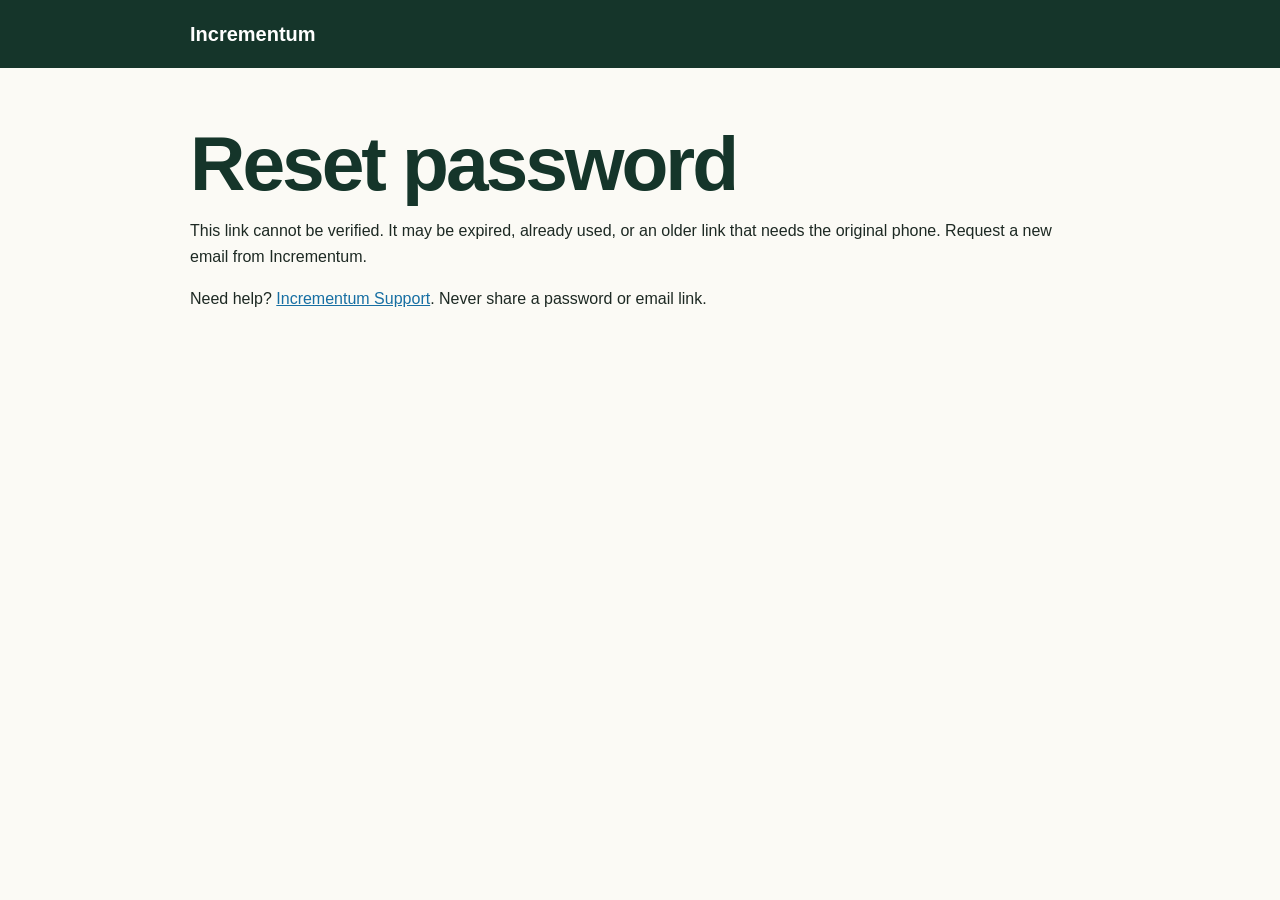
<file: password-reset.html>
<!doctype html>
<html lang="en"><head>
<meta charset="utf-8"><meta name="viewport" content="width=device-width, initial-scale=1">
<meta name="referrer" content="no-referrer"><meta name="robots" content="noindex,nofollow">
<title>Reset password · Incrementum</title><link rel="stylesheet" href="/styles.css">
<script type="module" src="/auth-page.mjs"></script>
</head><body data-purpose="recovery">
<header><nav class="nav"><a class="brand" href="/">Incrementum</a></nav></header>
<main><h1>Reset password</h1><p id="message" role="status" aria-live="polite">Continue to verify this email link. Opening this page alone does not confirm or reset your account.</p>
<button id="verify" type="button">Continue to reset password</button>
<form id="password-form" hidden>
  <label for="password">New password</label><input id="password" type="password" autocomplete="new-password" maxlength="128" required>
  <p id="helper"></p>
  <label for="confirmation">Retype new password</label><input id="confirmation" type="password" autocomplete="new-password" maxlength="128" required>
  <label><input id="show-password" type="checkbox"> Show passwords</label>
  <button type="submit">Save new password</button>
</form>
<button id="cancel" type="button">Cancel</button>
<noscript>Enable JavaScript to verify this link, or return to Incrementum to request another email.</noscript>
<p>Need help? <a href="/support.html">Incrementum Support</a>. Never share a password or email link.</p>
</main></body></html>
</file>
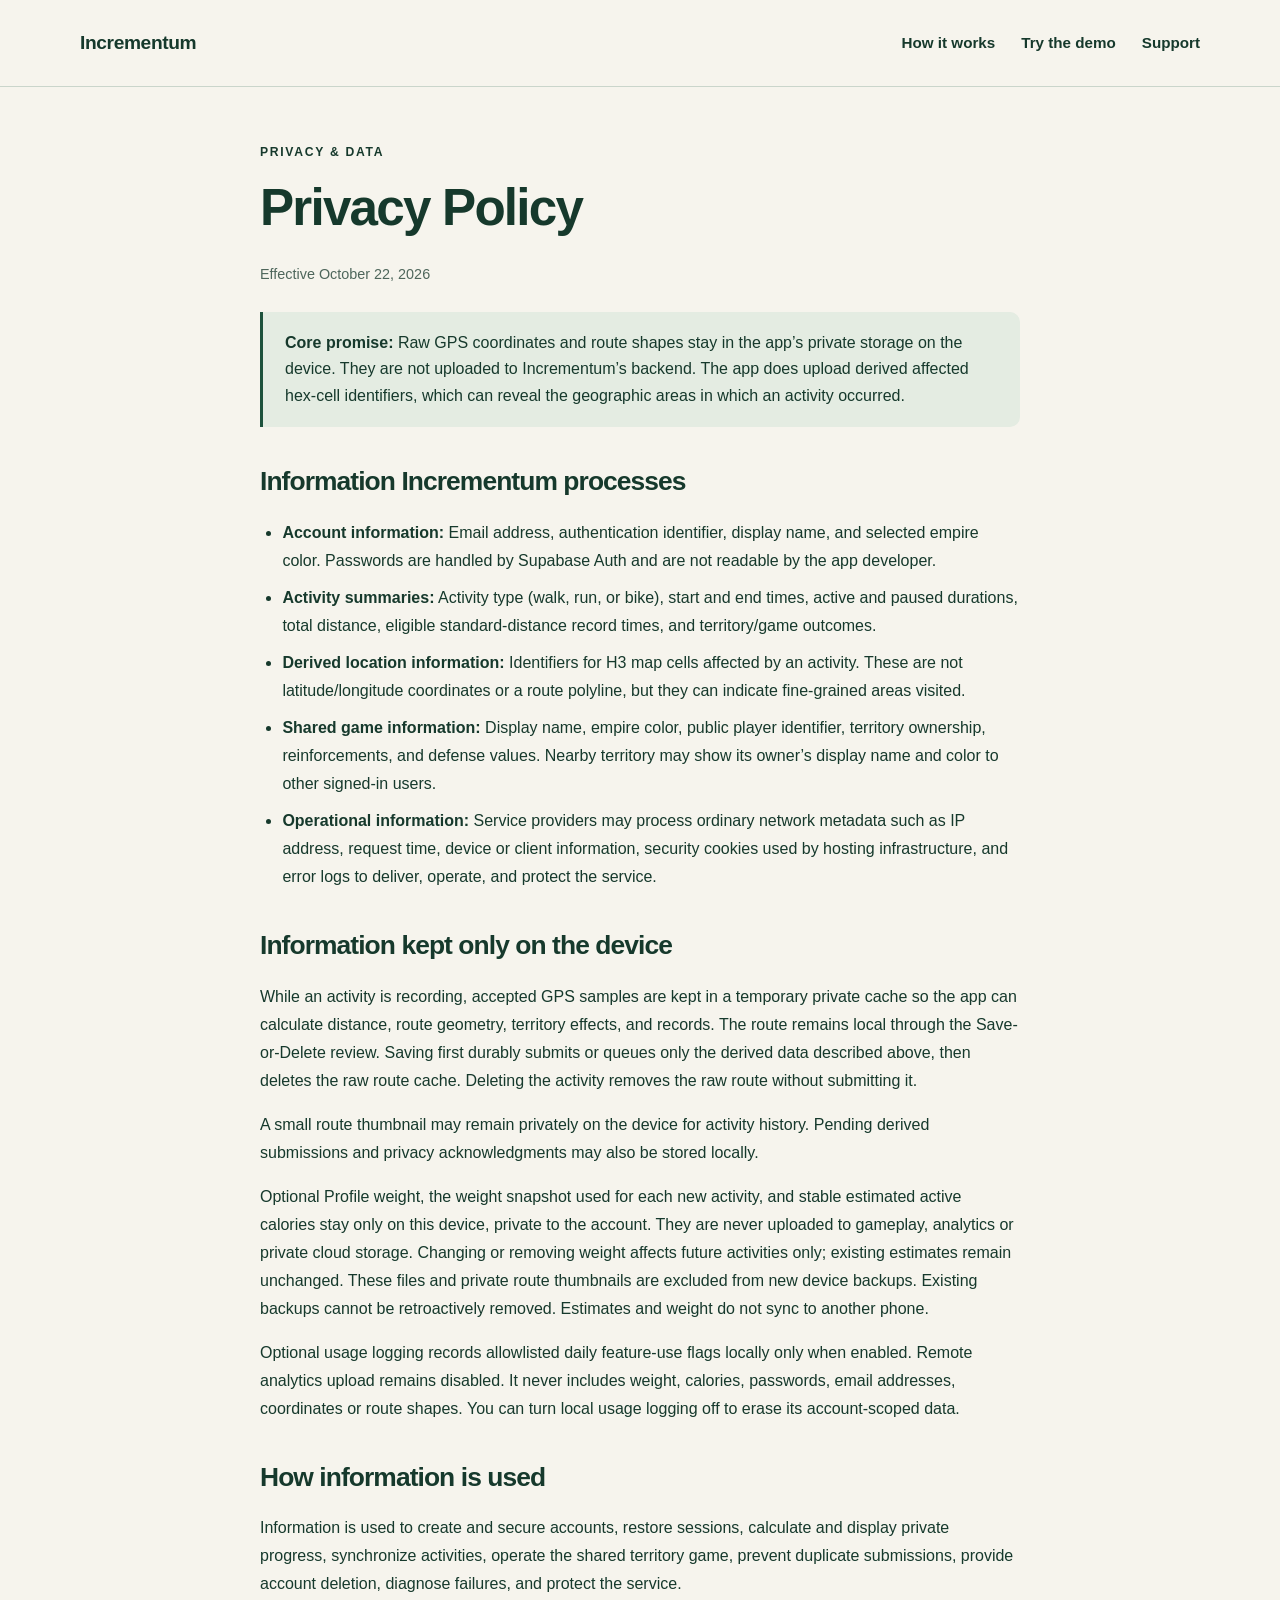
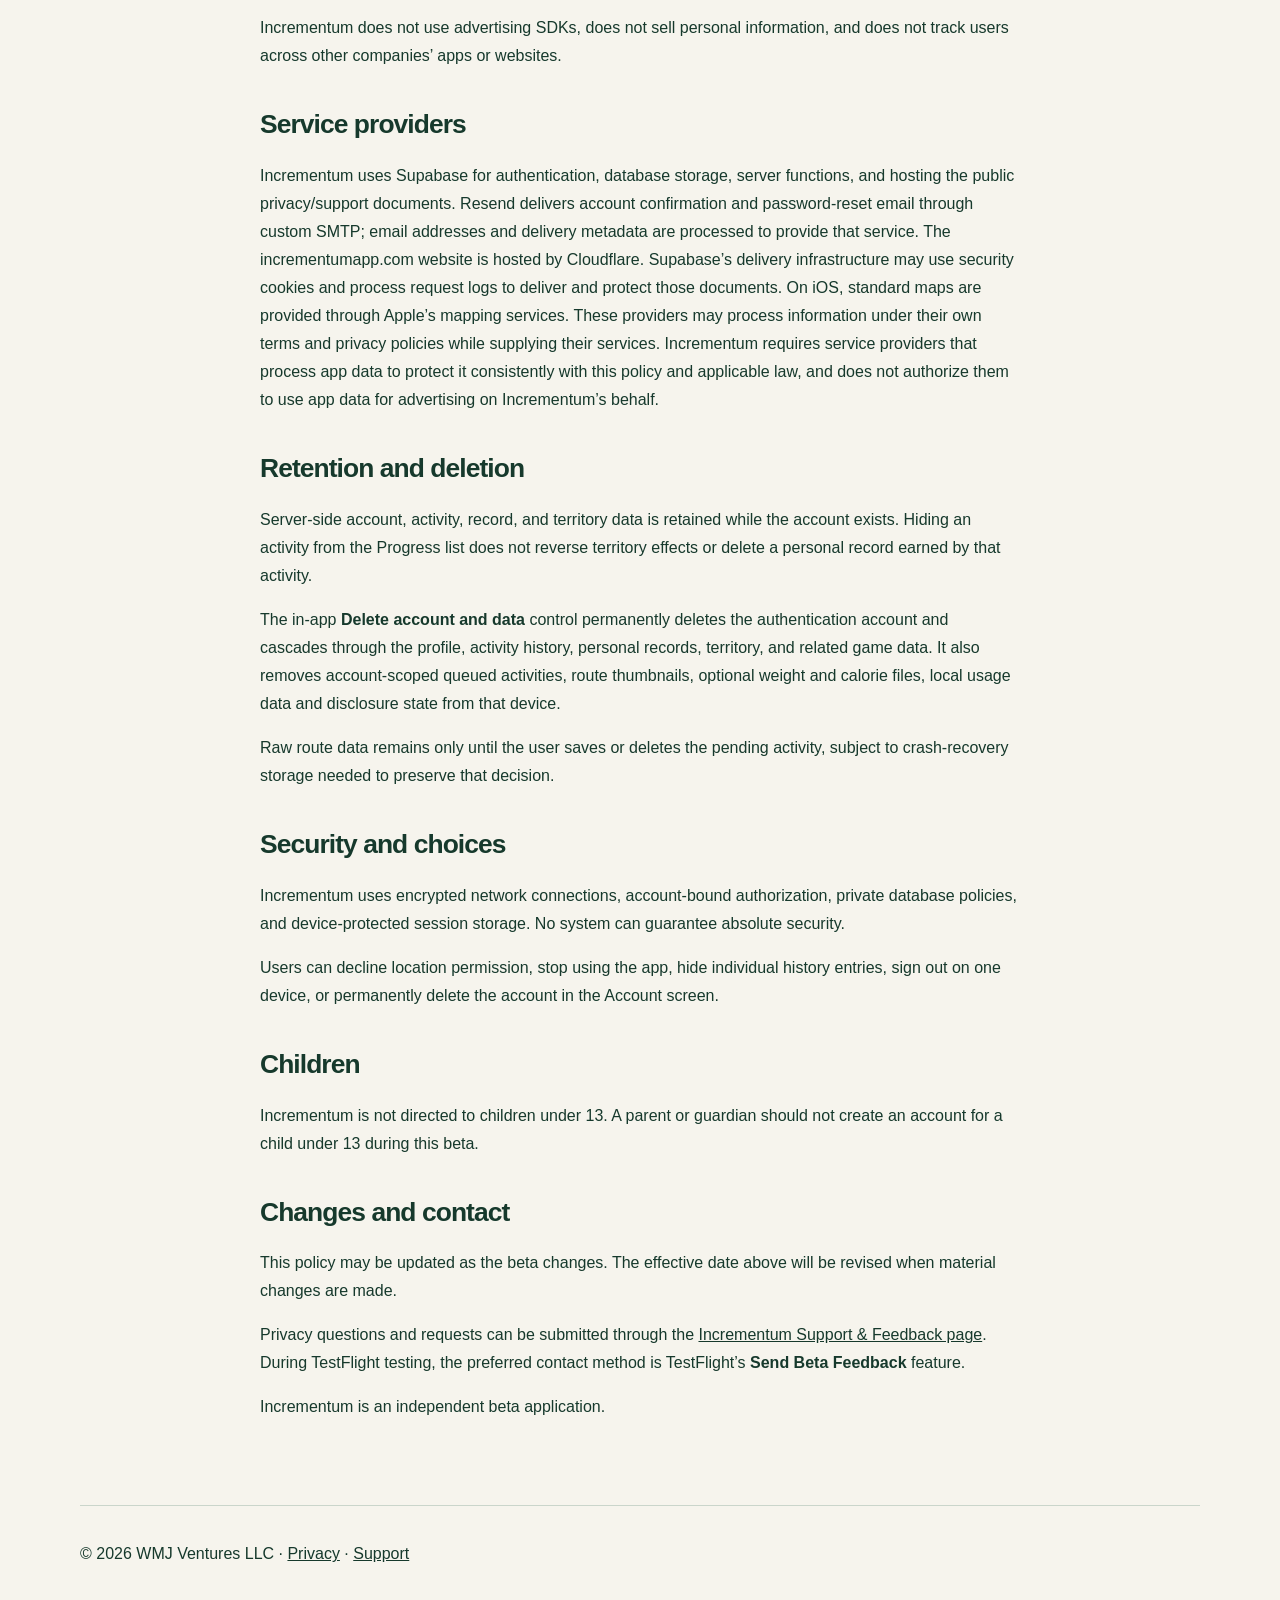
<file: privacy.html>
<!doctype html>
<html lang="en">
<head>
  <meta charset="utf-8">
  <meta name="viewport" content="width=device-width, initial-scale=1">
  <title>Privacy Policy · Incrementum</title>
  <meta name="description" content="Incrementum Privacy Policy">
  <link rel="canonical" href="https://incrementumapp.com/privacy">
  <link rel="icon" type="image/png" href="/assets/incrementum-icon.png">
  <meta property="og:type" content="website">
  <meta property="og:title" content="Incrementum Privacy Policy">
  <meta property="og:description" content="How Incrementum handles account, activity and derived location information.">
  <meta property="og:url" content="https://incrementumapp.com/privacy">
  <meta property="og:image" content="https://incrementumapp.com/assets/incrementum-share.png">
  <meta name="twitter:card" content="summary_large_image">
  <link rel="stylesheet" href="/site.css">
</head>
<body>
<a class="skip" href="#main">Skip to content</a>
<header class="site-header">
  <nav class="site-nav" aria-label="Main navigation">
    <a class="wordmark" href="/">Incrementum</a>
    <div class="nav-links">
      <a href="/how-it-works">How it works</a>
      <a href="/demo">Try the demo</a>
      <a href="/support">Support</a>
    </div>
  </nav>
</header>

<main id="main" class="policy-content" tabindex="-1">
  <p class="eyebrow">PRIVACY &amp; DATA</p>
  <h1>Privacy Policy</h1>
  <p class="meta">Effective October 22, 2026</p>
  <div class="promise"><strong>Core promise:</strong> Raw GPS coordinates and route shapes stay in the app’s private storage on the device. They are not uploaded to Incrementum’s backend. The app does upload derived affected hex-cell identifiers, which can reveal the geographic areas in which an activity occurred.</div>
  <h2>Information Incrementum processes</h2>
  <ul>
  <li><strong>Account information:</strong> Email address, authentication identifier, display name, and selected empire color. Passwords are handled by Supabase Auth and are not readable by the app developer.</li>
  <li><strong>Activity summaries:</strong> Activity type (walk, run, or bike), start and end times, active and paused durations, total distance, eligible standard-distance record times, and territory/game outcomes.</li>
  <li><strong>Derived location information:</strong> Identifiers for H3 map cells affected by an activity. These are not latitude/longitude coordinates or a route polyline, but they can indicate fine-grained areas visited.</li>
  <li><strong>Shared game information:</strong> Display name, empire color, public player identifier, territory ownership, reinforcements, and defense values. Nearby territory may show its owner’s display name and color to other signed-in users.</li>
  <li><strong>Operational information:</strong> Service providers may process ordinary network metadata such as IP address, request time, device or client information, security cookies used by hosting infrastructure, and error logs to deliver, operate, and protect the service.</li>
  </ul>
  <h2>Information kept only on the device</h2>
  <p>While an activity is recording, accepted GPS samples are kept in a temporary private cache so the app can calculate distance, route geometry, territory effects, and records. The route remains local through the Save-or-Delete review. Saving first durably submits or queues only the derived data described above, then deletes the raw route cache. Deleting the activity removes the raw route without submitting it.</p>
  <p>A small route thumbnail may remain privately on the device for activity history. Pending derived submissions and privacy acknowledgments may also be stored locally.</p>
  <p>Optional Profile weight, the weight snapshot used for each new activity, and stable estimated active calories stay only on this device, private to the account. They are never uploaded to gameplay, analytics or private cloud storage. Changing or removing weight affects future activities only; existing estimates remain unchanged. These files and private route thumbnails are excluded from new device backups. Existing backups cannot be retroactively removed. Estimates and weight do not sync to another phone.</p>
  <p>Optional usage logging records allowlisted daily feature-use flags locally only when enabled. Remote analytics upload remains disabled. It never includes weight, calories, passwords, email addresses, coordinates or route shapes. You can turn local usage logging off to erase its account-scoped data.</p>
  <h2>How information is used</h2>
  <p>Information is used to create and secure accounts, restore sessions, calculate and display private progress, synchronize activities, operate the shared territory game, prevent duplicate submissions, provide account deletion, diagnose failures, and protect the service.</p>
  <p>Incrementum does not use advertising SDKs, does not sell personal information, and does not track users across other companies’ apps or websites.</p>
  <h2>Service providers</h2>
  <p>Incrementum uses Supabase for authentication, database storage, server functions, and hosting the public privacy/support documents. Resend delivers account confirmation and password-reset email through custom SMTP; email addresses and delivery metadata are processed to provide that service. The incrementumapp.com website is hosted by Cloudflare. Supabase’s delivery infrastructure may use security cookies and process request logs to deliver and protect those documents. On iOS, standard maps are provided through Apple’s mapping services. These providers may process information under their own terms and privacy policies while supplying their services. Incrementum requires service providers that process app data to protect it consistently with this policy and applicable law, and does not authorize them to use app data for advertising on Incrementum’s behalf.</p>
  <h2>Retention and deletion</h2>
  <p>Server-side account, activity, record, and territory data is retained while the account exists. Hiding an activity from the Progress list does not reverse territory effects or delete a personal record earned by that activity.</p>
  <p>The in-app <strong>Delete account and data</strong> control permanently deletes the authentication account and cascades through the profile, activity history, personal records, territory, and related game data. It also removes account-scoped queued activities, route thumbnails, optional weight and calorie files, local usage data and disclosure state from that device.</p>
  <p>Raw route data remains only until the user saves or deletes the pending activity, subject to crash-recovery storage needed to preserve that decision.</p>
  <h2>Security and choices</h2>
  <p>Incrementum uses encrypted network connections, account-bound authorization, private database policies, and device-protected session storage. No system can guarantee absolute security.</p>
  <p>Users can decline location permission, stop using the app, hide individual history entries, sign out on one device, or permanently delete the account in the Account screen.</p>
  <h2>Children</h2>
  <p>Incrementum is not directed to children under 13. A parent or guardian should not create an account for a child under 13 during this beta.</p>
  <h2>Changes and contact</h2>
  <p>This policy may be updated as the beta changes. The effective date above will be revised when material changes are made.</p>
  <p>Privacy questions and requests can be submitted through the <a href="https://incrementumapp.com/support">Incrementum Support &amp; Feedback page</a>. During TestFlight testing, the preferred contact method is TestFlight’s <strong>Send Beta Feedback</strong> feature.</p>
  <p>Incrementum is an independent beta application.</p>
</main>
<footer class="site-footer">
  <div>© 2026 WMJ Ventures LLC · <a href="/privacy">Privacy</a> · <a href="/support">Support</a></div>
</footer>

</body>
</html>
</file>
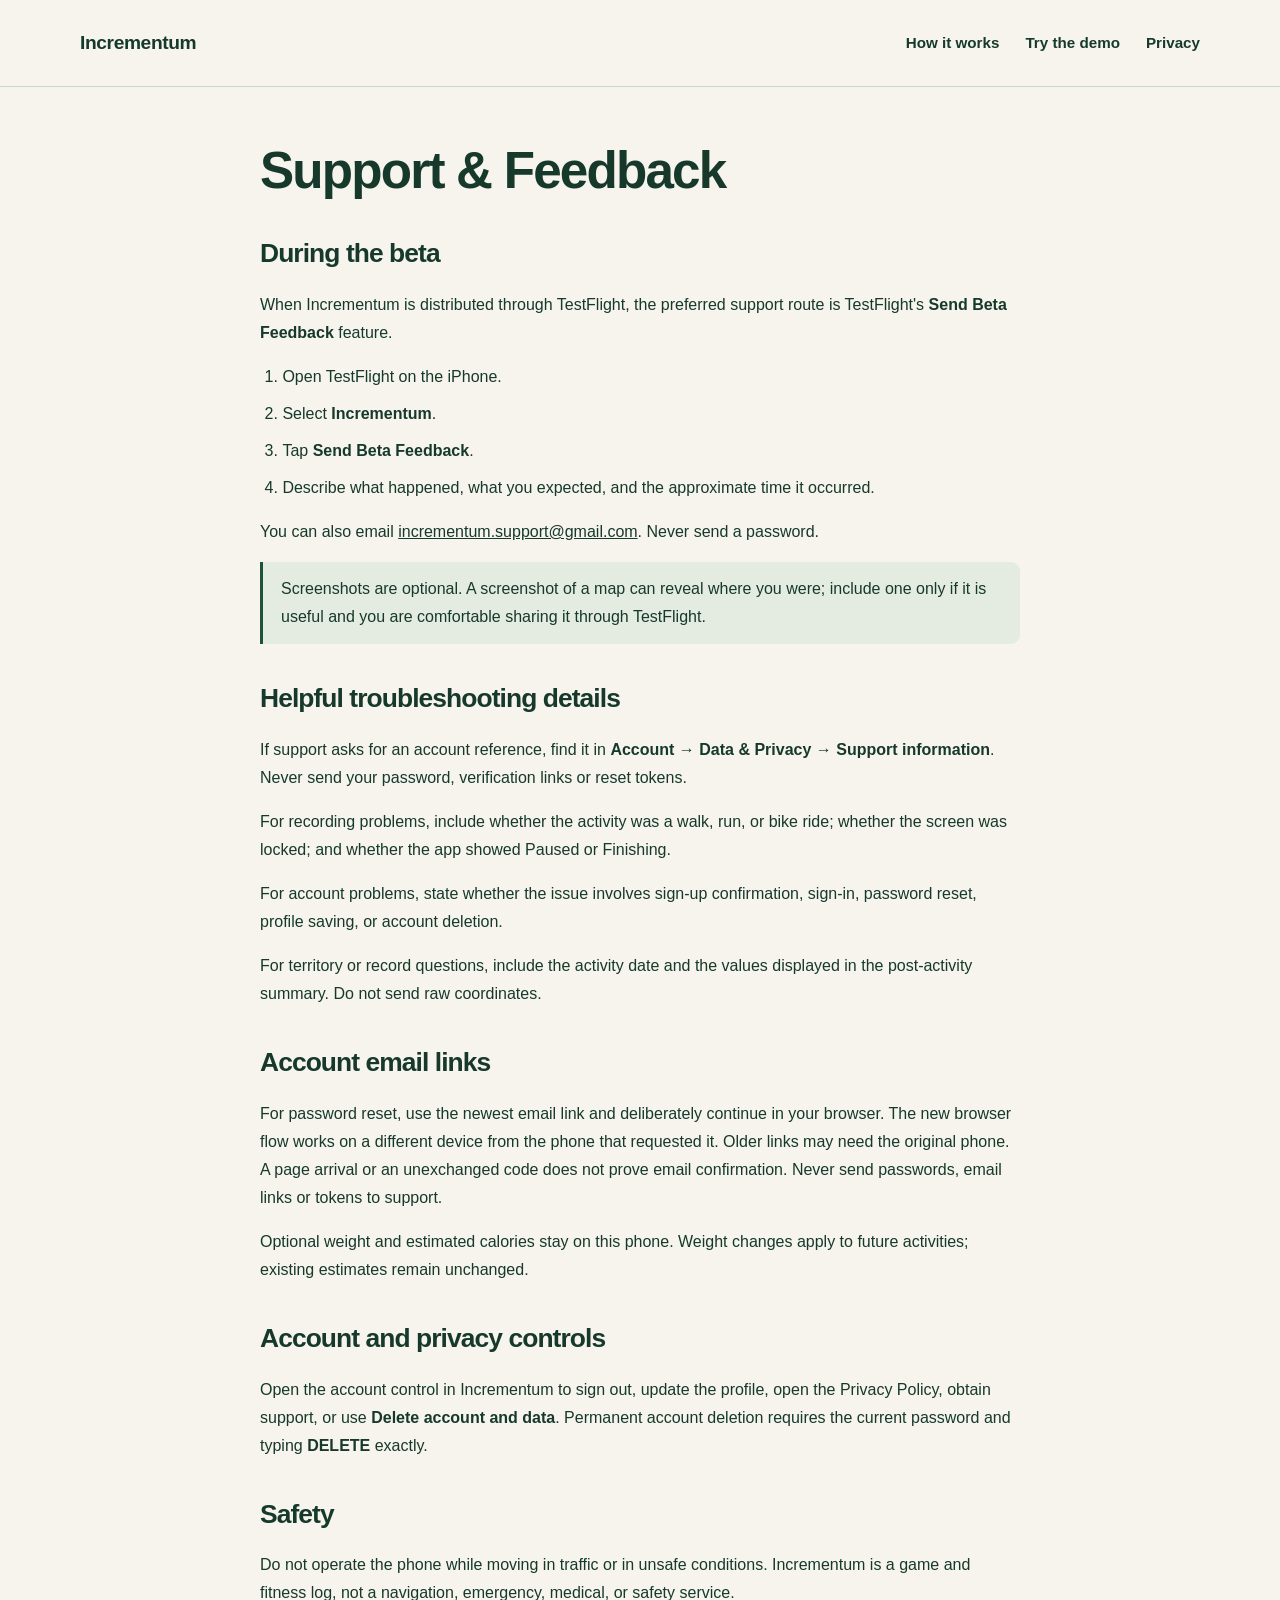
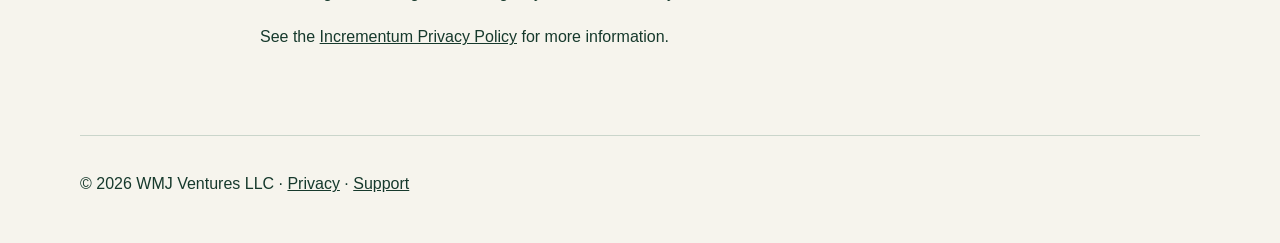
<file: support.html>
<!doctype html>
<html lang="en">
<head>
  <meta charset="utf-8">
  <meta name="viewport" content="width=device-width, initial-scale=1">
  <title>Support · Incrementum</title>
  <meta name="description" content="Incrementum support and feedback">
  <link rel="canonical" href="https://incrementumapp.com/support">
  <link rel="icon" type="image/png" href="/assets/incrementum-icon.png">
  <meta property="og:type" content="website">
  <meta property="og:title" content="Incrementum Support">
  <meta property="og:description" content="Get help with Incrementum and report a private beta issue.">
  <meta property="og:url" content="https://incrementumapp.com/support">
  <meta property="og:image" content="https://incrementumapp.com/assets/incrementum-share.png">
  <meta name="twitter:card" content="summary_large_image">
  <link rel="stylesheet" href="/site.css">
</head>
<body>
<a class="skip" href="#main">Skip to content</a>
<header class="site-header">
  <nav class="site-nav" aria-label="Main navigation">
    <a class="wordmark" href="/">Incrementum</a>
    <div class="nav-links">
      <a href="/how-it-works">How it works</a>
      <a href="/demo">Try the demo</a>
      <a href="/privacy">Privacy</a>
    </div>
  </nav>
</header>

<main id="main" class="policy-content" tabindex="-1">
  <h1>Support &amp; Feedback</h1>

  <h2>During the beta</h2>
  <p>When Incrementum is distributed through TestFlight, the preferred support route is TestFlight's <strong>Send Beta Feedback</strong> feature.</p>
  <ol>
    <li>Open TestFlight on the iPhone.</li>
    <li>Select <strong>Incrementum</strong>.</li>
    <li>Tap <strong>Send Beta Feedback</strong>.</li>
    <li>Describe what happened, what you expected, and the approximate time it occurred.</li>
  </ol>

  <p>You can also email <a href="mailto:incrementum.support@gmail.com">incrementum.support@gmail.com</a>. Never send a password.</p>
  <p class="support-note">Screenshots are optional. A screenshot of a map can reveal where you were; include one only if it is useful and you are comfortable sharing it through TestFlight.</p>

  <h2>Helpful troubleshooting details</h2>
  <p>If support asks for an account reference, find it in <strong>Account → Data &amp; Privacy → Support information</strong>. Never send your password, verification links or reset tokens.</p>
  <p>For recording problems, include whether the activity was a walk, run, or bike ride; whether the screen was locked; and whether the app showed Paused or Finishing.</p>
  <p>For account problems, state whether the issue involves sign-up confirmation, sign-in, password reset, profile saving, or account deletion.</p>
  <p>For territory or record questions, include the activity date and the values displayed in the post-activity summary. Do not send raw coordinates.</p>

  <h2>Account email links</h2>
  <p>For password reset, use the newest email link and deliberately continue in your browser. The new browser flow works on a different device from the phone that requested it. Older links may need the original phone. A page arrival or an unexchanged code does not prove email confirmation. Never send passwords, email links or tokens to support.</p>
  <p>Optional weight and estimated calories stay on this phone. Weight changes apply to future activities; existing estimates remain unchanged.</p>

  <h2>Account and privacy controls</h2>
  <p>Open the account control in Incrementum to sign out, update the profile, open the Privacy Policy, obtain support, or use <strong>Delete account and data</strong>. Permanent account deletion requires the current password and typing <strong>DELETE</strong> exactly.</p>

  <h2>Safety</h2>
  <p>Do not operate the phone while moving in traffic or in unsafe conditions. Incrementum is a game and fitness log, not a navigation, emergency, medical, or safety service.</p>

  <p>See the <a href="/privacy">Incrementum Privacy Policy</a> for more information.</p>
</main>
<footer class="site-footer">
  <div>© 2026 WMJ Ventures LLC · <a href="/privacy">Privacy</a> · <a href="/support">Support</a></div>
</footer>

</body>
</html>
</file>
<file: site.css>
:root{color-scheme:light;--ink:#16392c;--green:#1d523c;--cream:#f6f4ed;--paper:#fffef9;--muted:#4e665b;--line:#cad5cb;--orange:#ad4d29;--own:#246548}
*{box-sizing:border-box}html{scroll-padding-top:24px}body{margin:0;background:var(--cream);color:var(--ink);font-family:-apple-system,BlinkMacSystemFont,"Segoe UI",sans-serif;line-height:1.65}a{color:inherit}img,svg{max-width:100%}button,input{font:inherit}button{cursor:pointer}button:disabled{cursor:default;opacity:.6}
.site-nav,main,.site-footer{width:min(1120px,calc(100% - 48px));margin:auto}.site-header{border-bottom:1px solid var(--line)}.site-nav{min-height:86px;display:flex;justify-content:space-between;align-items:center;gap:24px}.wordmark{display:inline-flex;align-items:center;gap:11px;font-size:1.2rem;font-weight:750;letter-spacing:-.02em;text-decoration:none}.wordmark img{border-radius:10px}.nav-links,.footer-links{display:flex;gap:26px;flex-wrap:wrap}.nav-links a{text-decoration:none;font-size:.95rem;font-weight:600}.nav-links a:hover,.text-link:hover{text-decoration:underline}
.skip{position:absolute;left:16px;top:-100px;z-index:3;padding:12px;background:var(--paper)}.skip:focus{top:12px}:focus-visible{outline:3px solid #0771ad;outline-offset:4px}
.hero{display:grid;grid-template-columns:1.13fr 1fr;gap:45px;align-items:center;padding:80px 0 45px}.eyebrow{font-size:.76rem;font-weight:750;letter-spacing:.14em;margin:0 0 16px}h1,h2,h3{line-height:1.12;letter-spacing:-.035em}h1{font-size:clamp(2.9rem,5.1vw,4.8rem);font-weight:700;margin:0 0 25px}h2{font-size:clamp(1.9rem,3.2vw,2.8rem);margin:0 0 20px}h3{font-size:1.25rem;margin:0 0 14px}.lede{font-size:1.13rem;line-height:1.7;color:var(--muted);max-width:660px}.actions{display:flex;align-items:center;gap:22px;flex-wrap:wrap;margin:30px 0}.button{display:inline-flex;align-items:center;justify-content:center;gap:14px;border:1px solid var(--green);background:var(--green);color:white;border-radius:8px;padding:13px 21px;min-height:48px;text-decoration:none;font-weight:650;line-height:1.4}.button:hover{background:#143e2c}.text-link{font-weight:650;text-underline-offset:5px}.beta-label,.fine{font-size:.85rem;color:var(--muted)}.status-dot{display:inline-block;width:7px;height:7px;border-radius:50%;background:var(--own);margin-right:7px}
.hero-map{margin:0;padding:16px 10px;background:#e4ece2;border:1px solid #cbd8ca;border-radius:22px;transform:rotate(-3deg)}.hero-map svg{display:block;width:100%;height:auto}.hero-map figcaption{font-size:.76rem;text-align:center;color:var(--muted);padding:0 20px 10px;transform:rotate(3deg)}.map-empty{fill:#d7e2d4;stroke:var(--cream);stroke-width:2}.map-own{fill:var(--own);stroke:var(--cream);stroke-width:2}.map-rival{fill:#ad4d29;stroke:var(--cream);stroke-width:2}.map-affected{stroke:#16392c;stroke-width:3.5}.map-label{font:600 13px -apple-system,BlinkMacSystemFont,"Segoe UI",sans-serif;fill:#fff;text-anchor:middle;dominant-baseline:middle}
.section{padding:54px 0;border-top:1px solid var(--line);margin-top:30px}.section-heading{max-width:630px}.feature-grid{display:grid;grid-template-columns:repeat(3,1fr);gap:38px;margin-top:36px}.feature-number{font-size:.78rem;color:var(--muted);font-weight:750;display:block;margin-bottom:20px}.feature p{color:var(--muted)}.privacy-panel{display:grid;grid-template-columns:1fr 1fr;gap:70px}.privacy-panel p{margin-top:0}.beta-panel{max-width:800px;padding-bottom:70px}.beta-panel>p{max-width:660px}
.site-footer{padding:35px 0 45px;border-top:1px solid var(--line)}.site-footer>p{margin:12px 0}.footer-links{margin:22px 0;font-size:.9rem}.page-heading{padding:65px 0 12px}.steps article{display:grid;grid-template-columns:55px 1fr;gap:12px;padding:28px 0;max-width:830px}.steps h2{font-size:1.8rem}.steps .feature-number{margin-top:8px}.faq{max-width:850px}.faq details{border-bottom:1px solid var(--line);padding:19px 0}.faq summary{cursor:pointer;font-weight:650;font-size:1.05rem;min-height:32px}.faq p{color:var(--muted);margin:16px 0 8px}
.demo-layout{display:grid;grid-template-columns:1.35fr 1fr;gap:38px;align-items:start}.demo-map-panel{background:#e4ece2;border:1px solid #cbd8ca;border-radius:16px;padding:24px 20px}.demo-map-panel h2{font-size:1.5rem}.demo-map-panel svg{display:block;width:100%;height:auto}.legend{display:flex;gap:17px;flex-wrap:wrap;font-size:.83rem}.legend span{display:flex;align-items:center;gap:6px}.swatch{display:inline-block;width:12px;height:12px;border-radius:3px}.own{background:var(--own)}.rival{background:#ad4d29}.empty{background:#c4d2bf}.demo-controls fieldset{border:0;padding:0;margin:0 0 28px}.demo-controls legend{font-weight:750;margin-bottom:14px}.scenario-options{display:grid;gap:10px}.scenario-options label{display:flex;align-items:center;gap:10px;min-height:44px;padding:9px 13px;border:1px solid var(--line);border-radius:8px;background:var(--paper)}.scenario-options input{accent-color:var(--green);width:18px;height:18px}.reset-button{background:transparent;border:1px solid var(--line);border-radius:8px;min-height:48px;padding:12px;margin:10px 0 10px 9px;color:var(--ink)}.result{background:var(--paper);border-left:3px solid var(--green);padding:14px 16px;min-height:85px;overflow-wrap:anywhere}.demo-metrics{margin:24px 0}.demo-metrics div{display:flex;justify-content:space-between;gap:15px;border-bottom:1px solid var(--line);padding:10px 0}.demo-metrics dt{color:var(--muted)}.demo-metrics dd{font-weight:750;margin:0}.demo-note{max-width:850px}
.map-cell{cursor:pointer;touch-action:manipulation;outline:none}.map-cell:hover polygon{stroke:#0771ad;stroke-width:3}.map-cell:focus-visible polygon{stroke:#0771ad;stroke-width:4;stroke-dasharray:5 3}.map-route{stroke:#0771ad;stroke-width:3}.map-interior{stroke:#0771ad;stroke-width:2;stroke-dasharray:3 3}.map-decoration,.route-halo,.route-line,.route-end{pointer-events:none}.route-halo,.route-line{fill:none;stroke-linecap:round;stroke-linejoin:round}.route-halo{stroke:var(--paper);stroke-width:8}.route-line{stroke:#0771ad;stroke-width:3}.route-end{fill:#0771ad;stroke:var(--paper);stroke-width:2}.map-loop-fill{fill:url(#loop-hatch)}.loop-hatch-line{fill:none;stroke:#fffef9;stroke-width:1.5}.route-legend{margin-top:12px}.route-swatch{background:#0771ad}.loop-swatch{background:repeating-linear-gradient(135deg,#0771ad 0 2px,#fffef9 2px 5px);border:1px solid #0771ad}.route-counts{display:grid;grid-template-columns:repeat(3,minmax(0,1fr));gap:10px;margin:22px 0 12px}.route-counts div{background:var(--paper);border:1px solid var(--line);border-radius:8px;padding:10px 7px;text-align:center}.route-counts strong{display:block;font-size:1.6rem;line-height:1.4}.route-counts span{display:block;font-size:.78rem;color:var(--muted);line-height:1.4}.route-feedback{font-size:.9rem;min-height:55px;margin:12px 0}.route-edit{display:flex;flex-wrap:wrap;gap:10px}.secondary-button{background:var(--paper);color:var(--ink);border:1px solid var(--line);border-radius:8px;min-height:44px;padding:10px 14px;font-size:.9rem;font-weight:600;line-height:1.4}.secondary-button:hover{border-color:var(--green)}.run-route{width:100%}.route-examples{padding:16px 0;border-bottom:1px solid var(--line)}.route-examples summary{cursor:pointer;min-height:44px;display:list-item;font-weight:650}.route-examples p{font-size:.9rem;color:var(--muted)}.demo-map-panel .map-label{font-size:12px;pointer-events:none;paint-order:stroke;stroke-width:3;stroke:var(--green)}
.demo-map-panel .label-own{stroke:var(--own)}.demo-map-panel .label-rival{stroke:var(--orange)}
[hidden]{display:none!important}
.policy-content{max-width:850px;padding:55px 0}.policy-content h1{font-size:clamp(2.3rem,4vw,3.4rem)}.policy-content h2{font-size:1.65rem;margin-top:38px}.policy-content li{margin-bottom:9px}.promise{background:#e4ece2;border-left:3px solid var(--green);padding:18px 22px;margin:25px 0}.meta{color:var(--muted);font-size:.9rem}
@media(max-width:800px){.hero{grid-template-columns:1fr;padding-top:45px;gap:25px}.hero-copy{max-width:680px}.hero-map{width:min(520px,100%);margin:15px auto 0;transform:none}.hero-map figcaption{transform:none}.feature-grid{gap:24px}.privacy-panel{gap:30px}.demo-layout{grid-template-columns:1fr}.demo-map-panel{max-width:680px}.demo-controls{max-width:680px}}
@media(max-width:560px){.site-nav,main,.site-footer{width:calc(100% - 32px)}.site-nav{align-items:flex-start;flex-direction:column;gap:14px;padding:16px 0}.nav-links{gap:20px}.nav-links a{font-size:.9rem}.hero{padding-top:32px}h1{font-size:2.65rem}.feature-grid,.privacy-panel{grid-template-columns:1fr;gap:25px}.section{padding:35px 0;margin-top:22px}.feature-number{margin-bottom:12px}.actions{gap:18px}.steps article{grid-template-columns:35px 1fr;gap:7px}.steps h2{font-size:1.55rem}.page-heading{padding-top:40px}.demo-map-panel{padding:20px 12px}.legend{gap:12px}.footer-links{gap:20px}}
@media(prefers-reduced-motion:reduce){*{scroll-behavior:auto!important}}

/* Public legal/support pages: narrow comfortable reading measure and iPhone spacing. */
.policy-content{max-width:760px;padding-bottom:68px;overflow-wrap:anywhere}
.policy-content h2{font-size:clamp(1.35rem,3.7vw,1.65rem);line-height:1.28}
.policy-content p,.policy-content li{line-height:1.75}
.policy-content ul,.policy-content ol{padding-left:1.4rem}
.policy-content .promise{border-radius:0 10px 10px 0}
.support-note{background:#e4ece2;border-left:3px solid var(--green);padding:13px 18px;border-radius:0 9px 9px 0}
@media(max-width:560px){
  .policy-content{padding-top:32px;padding-bottom:55px}
  .policy-content h1{font-size:2.35rem;line-height:1.14}
  .policy-content h2{margin-top:28px}
  .policy-content .promise{padding:16px 17px;margin:22px 0}
  .policy-content ul,.policy-content ol{padding-left:1.25rem}
}
</file>
<file: styles.css>
:root {
  color-scheme: light;
  --green-950: #15352a;
  --green-800: #24533f;
  --cream: #fbfaf5;
  --ink: #1d2923;
  --muted: #5c6a63;
  --border: #d7e0da;
  --blue: #176fa3;
}
* { box-sizing: border-box; }
body {
  margin: 0;
  font-family: -apple-system, BlinkMacSystemFont, "Segoe UI", sans-serif;
  background: var(--cream);
  color: var(--ink);
  line-height: 1.6;
}
a { color: var(--blue); }
header { background: var(--green-950); color: white; }
.nav, main, footer {
  width: min(900px, calc(100% - 40px));
  margin: 0 auto;
}
.nav {
  min-height: 68px;
  display: flex;
  align-items: center;
  justify-content: space-between;
  gap: 24px;
}
.brand {
  color: white;
  font-size: 1.25rem;
  font-weight: 750;
  text-decoration: none;
}
.nav-links { display: flex; flex-wrap: wrap; gap: 18px; }
.nav-links a { color: #f5f8f6; text-decoration: none; }
main { padding: 56px 0 64px; }
.hero { padding: 34px 0 28px; }
h1 {
  margin: 0 0 16px;
  color: var(--green-950);
  font-size: clamp(2.3rem, 7vw, 4.8rem);
  line-height: 1.02;
  letter-spacing: -0.04em;
}
h2 { margin-top: 42px; color: var(--green-950); line-height: 1.2; }
h3 { color: var(--green-800); }
.lede { max-width: 720px; font-size: 1.25rem; color: var(--muted); }
.promise, .card {
  margin-top: 28px;
  padding: 22px 24px;
  border: 1px solid var(--border);
  border-radius: 14px;
  background: white;
}
.promise { border-left: 5px solid var(--green-800); }
.grid {
  display: grid;
  grid-template-columns: repeat(auto-fit, minmax(220px, 1fr));
  gap: 18px;
  margin-top: 28px;
}
.card h3 { margin-top: 0; }
ul, ol { padding-left: 1.35rem; }
footer {
  padding: 28px 0 42px;
  border-top: 1px solid var(--border);
  color: var(--muted);
  font-size: 0.92rem;
}
footer a { color: inherit; }
.meta { color: var(--muted); font-size: 0.95rem; }
@media (max-width: 640px) {
  .nav { align-items: flex-start; flex-direction: column; padding: 18px 0; }
  main { padding-top: 32px; }
}


[hidden] { display: none !important; }
button, input { font: inherit; }
button { min-height: 44px; padding: 10px 18px; border: 1px solid var(--border); border-radius: 8px; background: var(--green-800); color: white; cursor: pointer; margin: 8px 8px 8px 0; }
button:disabled { opacity: .65; cursor: wait; }
form { max-width: 480px; }
label { display: block; margin-top: 14px; }
input:not([type="checkbox"]) { display: block; width: 100%; min-height: 44px; padding: 10px; border: 1px solid var(--border); border-radius: 8px; }
:focus-visible { outline: 3px solid var(--blue); outline-offset: 3px; }
</file>
